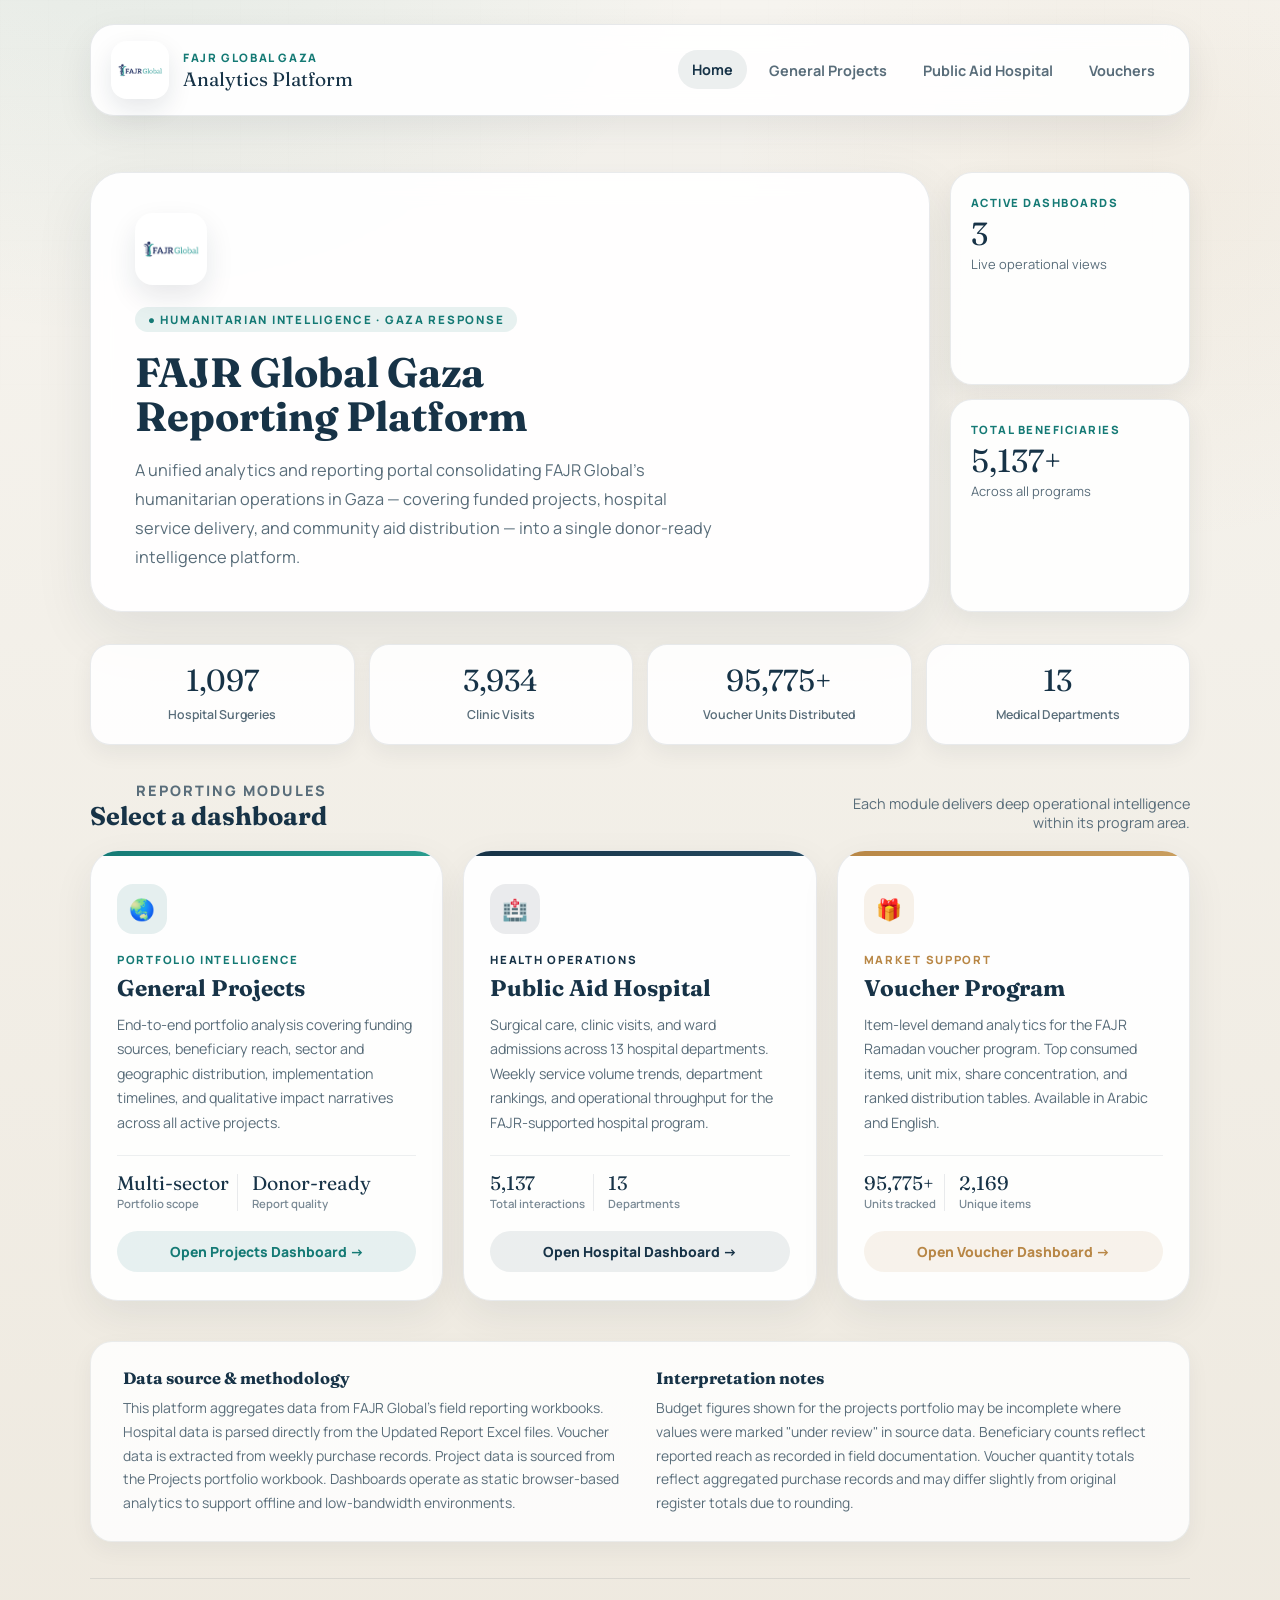
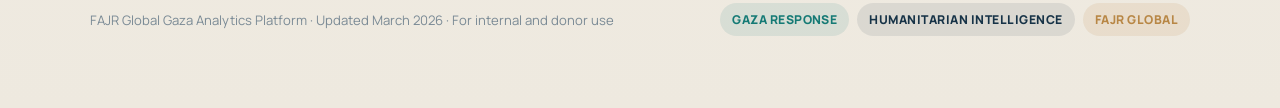
<file: index.html>
<!DOCTYPE html>
<html lang="en">
<head>
  <meta charset="UTF-8">
  <meta name="viewport" content="width=device-width, initial-scale=1.0">
  <meta name="description" content="FAJR Global Gaza Analytics and Reporting Platform — donor-ready intelligence across health, projects, and aid distribution.">
  <title>FAJR Global Gaza · Analytics Platform</title>
  <link rel="preconnect" href="https://fonts.googleapis.com">
  <link rel="preconnect" href="https://fonts.gstatic.com" crossorigin>
  <link href="https://fonts.googleapis.com/css2?family=Manrope:wght@400;500;600;700;800&family=Fraunces:opsz,wght@9..144,500;9..144,600;9..144,700&display=swap" rel="stylesheet">
  <link rel="stylesheet" href="assets/css/shared-brand.css">
  <style>
    body {
      background:
        radial-gradient(ellipse 80% 50% at 10% -10%, rgba(21,122,117,0.09) 0%, transparent 60%),
        radial-gradient(ellipse 60% 40% at 90% 10%,  rgba(184,135,70,0.07) 0%, transparent 55%),
        linear-gradient(180deg, #f6f4ef 0%, #eee9df 100%);
      min-height: 100vh;
    }
    body::before {
      content: "";
      position: fixed;
      inset: 0;
      background-image:
        linear-gradient(rgba(23,51,71,0.022) 1px, transparent 1px),
        linear-gradient(90deg, rgba(23,51,71,0.022) 1px, transparent 1px);
      background-size: 48px 48px;
      mask-image: linear-gradient(180deg, rgba(0,0,0,0.20), transparent 75%);
      pointer-events: none;
      z-index: 0;
    }
    .shell {
      position: relative;
      z-index: 1;
      width: min(1100px, calc(100vw - 32px));
      margin: 0 auto;
      padding: 28px 0 72px;
    }
    /* Hero */
    .hero {
      display: grid;
      grid-template-columns: 1fr 240px;
      gap: 20px;
      align-items: stretch;
      margin: 28px 0 32px;
    }
    .hero__main {
      background: rgba(255,255,255,0.93);
      border: 1px solid rgba(20,41,57,0.09);
      border-radius: 32px;
      padding: 40px 44px;
      box-shadow: 0 20px 60px rgba(20,41,57,0.09);
      backdrop-filter: blur(14px);
      animation: rise 700ms ease both;
    }
    .hero__logo {
      width: 72px; height: 72px;
      object-fit: contain;
      margin-bottom: 22px;
      border-radius: 18px;
      padding: 7px;
      background: #fff;
      box-shadow: 0 12px 28px rgba(20,41,57,0.10);
      display: block;
    }
    .hero__badge {
      display: inline-flex;
      align-items: center;
      gap: 8px;
      padding: 5px 13px;
      border-radius: 999px;
      background: rgba(21,122,117,0.10);
      color: var(--fajr-teal);
      font-size: 0.72rem;
      font-weight: 800;
      letter-spacing: 0.15em;
      text-transform: uppercase;
      margin-bottom: 18px;
    }
    .hero__title {
      font-family: "Fraunces", Georgia, serif;
      font-size: clamp(2rem, 3.2vw, 3.3rem);
      color: var(--fajr-navy);
      line-height: 1.08;
      margin: 0 0 18px;
    }
    .hero__lede {
      color: var(--fajr-muted);
      line-height: 1.76;
      font-size: 1.02rem;
      max-width: 580px;
      margin: 0;
    }
    .hero__side {
      display: flex;
      flex-direction: column;
      gap: 14px;
      animation: rise 700ms ease 80ms both;
    }
    .pstat {
      background: rgba(255,255,255,0.91);
      border: 1px solid rgba(20,41,57,0.09);
      border-radius: 22px;
      padding: 22px 20px;
      box-shadow: 0 10px 28px rgba(20,41,57,0.07);
      flex: 1;
    }
    .pstat__lbl {
      font-size: 0.71rem; font-weight: 800;
      text-transform: uppercase; letter-spacing: 0.13em;
      color: var(--fajr-teal); margin: 0 0 8px;
    }
    .pstat__val {
      font-family: "Fraunces", Georgia, serif;
      font-size: 2rem; color: var(--fajr-navy);
      line-height: 1; margin: 0 0 5px;
    }
    .pstat__meta { font-size: 0.81rem; color: var(--fajr-muted); margin: 0; }
    /* KPI Strip */
    .kpi-strip {
      display: grid;
      grid-template-columns: repeat(4, 1fr);
      gap: 14px;
      margin-bottom: 36px;
      animation: rise 700ms ease 120ms both;
    }
    .kpi-chip {
      background: rgba(255,255,255,0.88);
      border: 1px solid rgba(20,41,57,0.09);
      border-radius: 20px;
      padding: 20px 16px;
      box-shadow: 0 8px 22px rgba(20,41,57,0.06);
      text-align: center;
      transition: transform 180ms ease, box-shadow 180ms ease;
    }
    .kpi-chip:hover { transform: translateY(-3px); box-shadow: 0 16px 38px rgba(20,41,57,0.10); }
    .kpi-chip__num {
      font-family: "Fraunces", Georgia, serif;
      font-size: 1.9rem; color: var(--fajr-navy);
      line-height: 1; display: block; margin-bottom: 6px;
    }
    .kpi-chip__lbl { font-size: 0.77rem; color: var(--fajr-muted); font-weight: 600; }
    /* Dashboards */
    .section-intro {
      display: flex; align-items: flex-end;
      justify-content: space-between;
      margin-bottom: 18px; gap: 12px;
    }
    .section-intro__eyebrow {
      font-size: 0.72rem; font-weight: 800;
      text-transform: uppercase; letter-spacing: 0.15em;
      color: var(--fajr-teal); margin: 0 0 6px;
    }
    .section-intro h2 {
      font-family: "Fraunces", Georgia, serif;
      font-size: clamp(1.4rem, 2vw, 1.9rem);
      color: var(--fajr-navy); margin: 0;
    }
    .section-intro p {
      color: var(--fajr-muted); font-size: 0.9rem;
      margin: 0; max-width: 360px; text-align: right;
    }
    .dash-grid {
      display: grid;
      grid-template-columns: repeat(3, 1fr);
      gap: 20px;
      animation: rise 700ms ease 200ms both;
    }
    .dash-card {
      display: flex; flex-direction: column;
      background: rgba(255,255,255,0.93);
      border: 1px solid rgba(20,41,57,0.09);
      border-radius: 28px; overflow: hidden;
      box-shadow: 0 14px 40px rgba(20,41,57,0.07);
      text-decoration: none; color: inherit;
      transition: transform 200ms ease, box-shadow 200ms ease, border-color 200ms ease;
    }
    .dash-card:hover {
      transform: translateY(-5px);
      box-shadow: 0 26px 60px rgba(20,41,57,0.12);
      border-color: rgba(21,122,117,0.22);
    }
    .dash-card__bar { height: 5px; width: 100%; }
    .dash-card--teal .dash-card__bar   { background: linear-gradient(90deg, #157a75, #2a9d8f); }
    .dash-card--navy .dash-card__bar   { background: linear-gradient(90deg, #173347, #254a61); }
    .dash-card--gold .dash-card__bar   { background: linear-gradient(90deg, #b88746, #c99e5f); }
    .dash-card__body { padding: 28px 26px; flex: 1; display: flex; flex-direction: column; }
    .dash-card__icon {
      width: 50px; height: 50px;
      border-radius: 16px;
      display: grid; place-items: center;
      font-size: 1.3rem; margin-bottom: 18px;
    }
    .dash-card--teal .dash-card__icon { background: rgba(21,122,117,0.11); color: #157a75; }
    .dash-card--navy .dash-card__icon { background: rgba(23,51,71,0.09);   color: #173347; }
    .dash-card--gold .dash-card__icon { background: rgba(184,135,70,0.11); color: #b88746; }
    .dash-card__eyebrow {
      font-size: 0.71rem; font-weight: 800;
      text-transform: uppercase; letter-spacing: 0.15em;
      margin: 0 0 8px;
    }
    .dash-card--teal .dash-card__eyebrow { color: #157a75; }
    .dash-card--navy .dash-card__eyebrow { color: #173347; }
    .dash-card--gold .dash-card__eyebrow { color: #b88746; }
    .dash-card__title {
      font-family: "Fraunces", Georgia, serif;
      font-size: 1.42rem; color: var(--fajr-navy);
      line-height: 1.15; margin: 0 0 12px;
    }
    .dash-card__desc {
      color: var(--fajr-muted); font-size: 0.89rem;
      line-height: 1.72; margin: 0; flex: 1;
    }
    .dash-card__metrics {
      display: flex; flex-wrap: wrap; gap: 8px;
      margin-top: 20px; padding-top: 18px;
      border-top: 1px solid rgba(20,41,57,0.07);
    }
    .dm { display: flex; flex-direction: column; gap: 2px; }
    .dm__val { font-family: "Fraunces", Georgia, serif; font-size: 1.22rem; color: var(--fajr-navy); line-height: 1; }
    .dm__lbl { font-size: 0.71rem; color: var(--fajr-muted-soft); font-weight: 600; }
    .dm + .dm { padding-left: 14px; border-left: 1px solid rgba(20,41,57,0.09); }
    .dash-card__cta {
      margin-top: 20px; padding: 11px 18px;
      border-radius: 999px; font-size: 0.87rem;
      font-weight: 800; text-align: center;
      transition: opacity 180ms ease;
    }
    .dash-card--teal .dash-card__cta { background: rgba(21,122,117,0.10); color: #157a75; }
    .dash-card--navy .dash-card__cta { background: rgba(23,51,71,0.08);   color: #173347; }
    .dash-card--gold .dash-card__cta { background: rgba(184,135,70,0.10); color: #b88746; }
    .dash-card:hover .dash-card__cta { opacity: 0.72; }
    /* Platform note */
    .platform-note {
      margin-top: 40px;
      padding: 26px 32px;
      background: rgba(255,255,255,0.82);
      border: 1px solid rgba(20,41,57,0.08);
      border-radius: 22px;
      box-shadow: 0 8px 22px rgba(20,41,57,0.05);
      display: grid;
      grid-template-columns: 1fr 1fr;
      gap: 32px;
      animation: rise 700ms ease 300ms both;
    }
    .pn__title {
      font-family: "Fraunces", Georgia, serif;
      font-size: 1.03rem; color: var(--fajr-navy); margin: 0 0 8px;
    }
    .pn__text { color: var(--fajr-muted); font-size: 0.87rem; line-height: 1.72; margin: 0; }
    /* Footer */
    .pfooter {
      margin-top: 36px; padding-top: 24px;
      border-top: 1px solid rgba(20,41,57,0.09);
      display: flex; align-items: center;
      justify-content: space-between;
      gap: 16px; flex-wrap: wrap;
    }
    .pfooter p { color: var(--fajr-muted-soft); font-size: 0.82rem; margin: 0; }
    .pfooter__tags { display: flex; gap: 8px; flex-wrap: wrap; }
    @keyframes rise {
      from { opacity: 0; transform: translateY(18px); }
      to   { opacity: 1; transform: translateY(0); }
    }
    @media (max-width: 1020px) {
      .hero { grid-template-columns: 1fr; }
      .hero__side { flex-direction: row; }
    }
    @media (max-width: 860px) {
      .dash-grid { grid-template-columns: 1fr; }
      .kpi-strip { grid-template-columns: repeat(2, 1fr); }
      .platform-note { grid-template-columns: 1fr; gap: 20px; }
      .section-intro { flex-direction: column; align-items: flex-start; }
      .section-intro p { text-align: left; }
    }
    @media (max-width: 560px) {
      .hero__main { padding: 26px 20px; }
      .hero__side { flex-direction: column; }
    }
  </style>
</head>
<body>

  <div class="fajr-brandbar">
    <a class="fajr-brandbar__brand" href="index.html">
      <img src="assets/images/logo-navy.png"
           alt="FAJR Global logo" class="fajr-brandbar__logo">
      <div>
        <p class="fajr-brandbar__eyebrow">FAJR Global Gaza</p>
        <p class="fajr-brandbar__title">Analytics Platform</p>
      </div>
    </a>
    <nav class="fajr-brandbar__nav" aria-label="Dashboard navigation">
      <a href="index.html" class="is-active">Home</a>
      <a href="pages/general-projects.html">General Projects</a>
      <a href="pages/public-aid-hospital.html">Public Aid Hospital</a>
      <a href="pages/vouchers.html">Vouchers</a>
    </nav>
  </div>

  <main class="shell">

    <section class="hero">
      <div class="hero__main">
        <img src="assets/images/logo-navy.png"
             alt="FAJR Global" class="hero__logo">
        <span class="hero__badge">&#9679; Humanitarian Intelligence &middot; Gaza Response</span>
        <h1 class="hero__title">FAJR Global Gaza<br>Reporting Platform</h1>
        <p class="hero__lede">
          A unified analytics and reporting portal consolidating FAJR Global's humanitarian
          operations in Gaza — covering funded projects, hospital service delivery, and community
          aid distribution — into a single donor-ready intelligence platform.
        </p>
      </div>
      <div class="hero__side">
        <div class="pstat">
          <p class="pstat__lbl">Active Dashboards</p>
          <p class="pstat__val">3</p>
          <p class="pstat__meta">Live operational views</p>
        </div>
        <div class="pstat">
          <p class="pstat__lbl">Total Beneficiaries</p>
          <p class="pstat__val">5,137+</p>
          <p class="pstat__meta">Across all programs</p>
        </div>
      </div>
    </section>

    <div class="kpi-strip" role="region" aria-label="Platform headline figures">
      <div class="kpi-chip">
        <span class="kpi-chip__num">1,097</span>
        <span class="kpi-chip__lbl">Hospital Surgeries</span>
      </div>
      <div class="kpi-chip">
        <span class="kpi-chip__num">3,934</span>
        <span class="kpi-chip__lbl">Clinic Visits</span>
      </div>
      <div class="kpi-chip">
        <span class="kpi-chip__num">95,775+</span>
        <span class="kpi-chip__lbl">Voucher Units Distributed</span>
      </div>
      <div class="kpi-chip">
        <span class="kpi-chip__num">13</span>
        <span class="kpi-chip__lbl">Medical Departments</span>
      </div>
    </div>

    <section aria-labelledby="dash-heading">
      <div class="section-intro">
        <div>
          <p class="section-intro__eyebrow">Reporting Modules</p>
          <h2 id="dash-heading">Select a dashboard</h2>
        </div>
        <p>Each module delivers deep operational intelligence within its program area.</p>
      </div>

      <div class="dash-grid">
        <a class="dash-card dash-card--teal" href="pages/general-projects.html">
          <div class="dash-card__bar"></div>
          <div class="dash-card__body">
            <div class="dash-card__icon">&#127759;</div>
            <p class="dash-card__eyebrow">Portfolio Intelligence</p>
            <h2 class="dash-card__title">General Projects</h2>
            <p class="dash-card__desc">
              End-to-end portfolio analysis covering funding sources, beneficiary reach,
              sector and geographic distribution, implementation timelines, and qualitative
              impact narratives across all active projects.
            </p>
            <div class="dash-card__metrics">
              <div class="dm"><span class="dm__val">Multi-sector</span><span class="dm__lbl">Portfolio scope</span></div>
              <div class="dm"><span class="dm__val">Donor-ready</span><span class="dm__lbl">Report quality</span></div>
            </div>
            <div class="dash-card__cta">Open Projects Dashboard &rarr;</div>
          </div>
        </a>

        <a class="dash-card dash-card--navy" href="pages/public-aid-hospital.html">
          <div class="dash-card__bar"></div>
          <div class="dash-card__body">
            <div class="dash-card__icon">&#127973;</div>
            <p class="dash-card__eyebrow">Health Operations</p>
            <h2 class="dash-card__title">Public Aid Hospital</h2>
            <p class="dash-card__desc">
              Surgical care, clinic visits, and ward admissions across 13 hospital departments.
              Weekly service volume trends, department rankings, and operational throughput
              for the FAJR-supported hospital program.
            </p>
            <div class="dash-card__metrics">
              <div class="dm"><span class="dm__val">5,137</span><span class="dm__lbl">Total interactions</span></div>
              <div class="dm"><span class="dm__val">13</span><span class="dm__lbl">Departments</span></div>
            </div>
            <div class="dash-card__cta">Open Hospital Dashboard &rarr;</div>
          </div>
        </a>

        <a class="dash-card dash-card--gold" href="pages/vouchers.html">
          <div class="dash-card__bar"></div>
          <div class="dash-card__body">
            <div class="dash-card__icon">&#127873;</div>
            <p class="dash-card__eyebrow">Market Support</p>
            <h2 class="dash-card__title">Voucher Program</h2>
            <p class="dash-card__desc">
              Item-level demand analytics for the FAJR Ramadan voucher program.
              Top consumed items, unit mix, share concentration, and ranked distribution
              tables. Available in Arabic and English.
            </p>
            <div class="dash-card__metrics">
              <div class="dm"><span class="dm__val">95,775+</span><span class="dm__lbl">Units tracked</span></div>
              <div class="dm"><span class="dm__val">2,169</span><span class="dm__lbl">Unique items</span></div>
            </div>
            <div class="dash-card__cta">Open Voucher Dashboard &rarr;</div>
          </div>
        </a>
      </div>
    </section>

    <div class="platform-note" role="complementary" aria-label="Data methodology">
      <div>
        <h3 class="pn__title">Data source &amp; methodology</h3>
        <p class="pn__text">
          This platform aggregates data from FAJR Global's field reporting workbooks. Hospital data
          is parsed directly from the Updated Report Excel files. Voucher data is extracted from
          weekly purchase records. Project data is sourced from the Projects portfolio workbook.
          Dashboards operate as static browser-based analytics to support offline and
          low-bandwidth environments.
        </p>
      </div>
      <div>
        <h3 class="pn__title">Interpretation notes</h3>
        <p class="pn__text">
          Budget figures shown for the projects portfolio may be incomplete where values were marked
          "under review" in source data. Beneficiary counts reflect reported reach as recorded in
          field documentation. Voucher quantity totals reflect aggregated purchase records and may
          differ slightly from original register totals due to rounding.
        </p>
      </div>
    </div>

    <footer class="pfooter">
      <p>FAJR Global Gaza Analytics Platform &middot; Updated March 2026 &middot; For internal and donor use</p>
      <div class="pfooter__tags">
        <span class="fajr-tag">Gaza Response</span>
        <span class="fajr-tag fajr-tag--navy">Humanitarian Intelligence</span>
        <span class="fajr-tag fajr-tag--gold">FAJR Global</span>
      </div>
    </footer>

  </main>
</body>
</html>
</file>
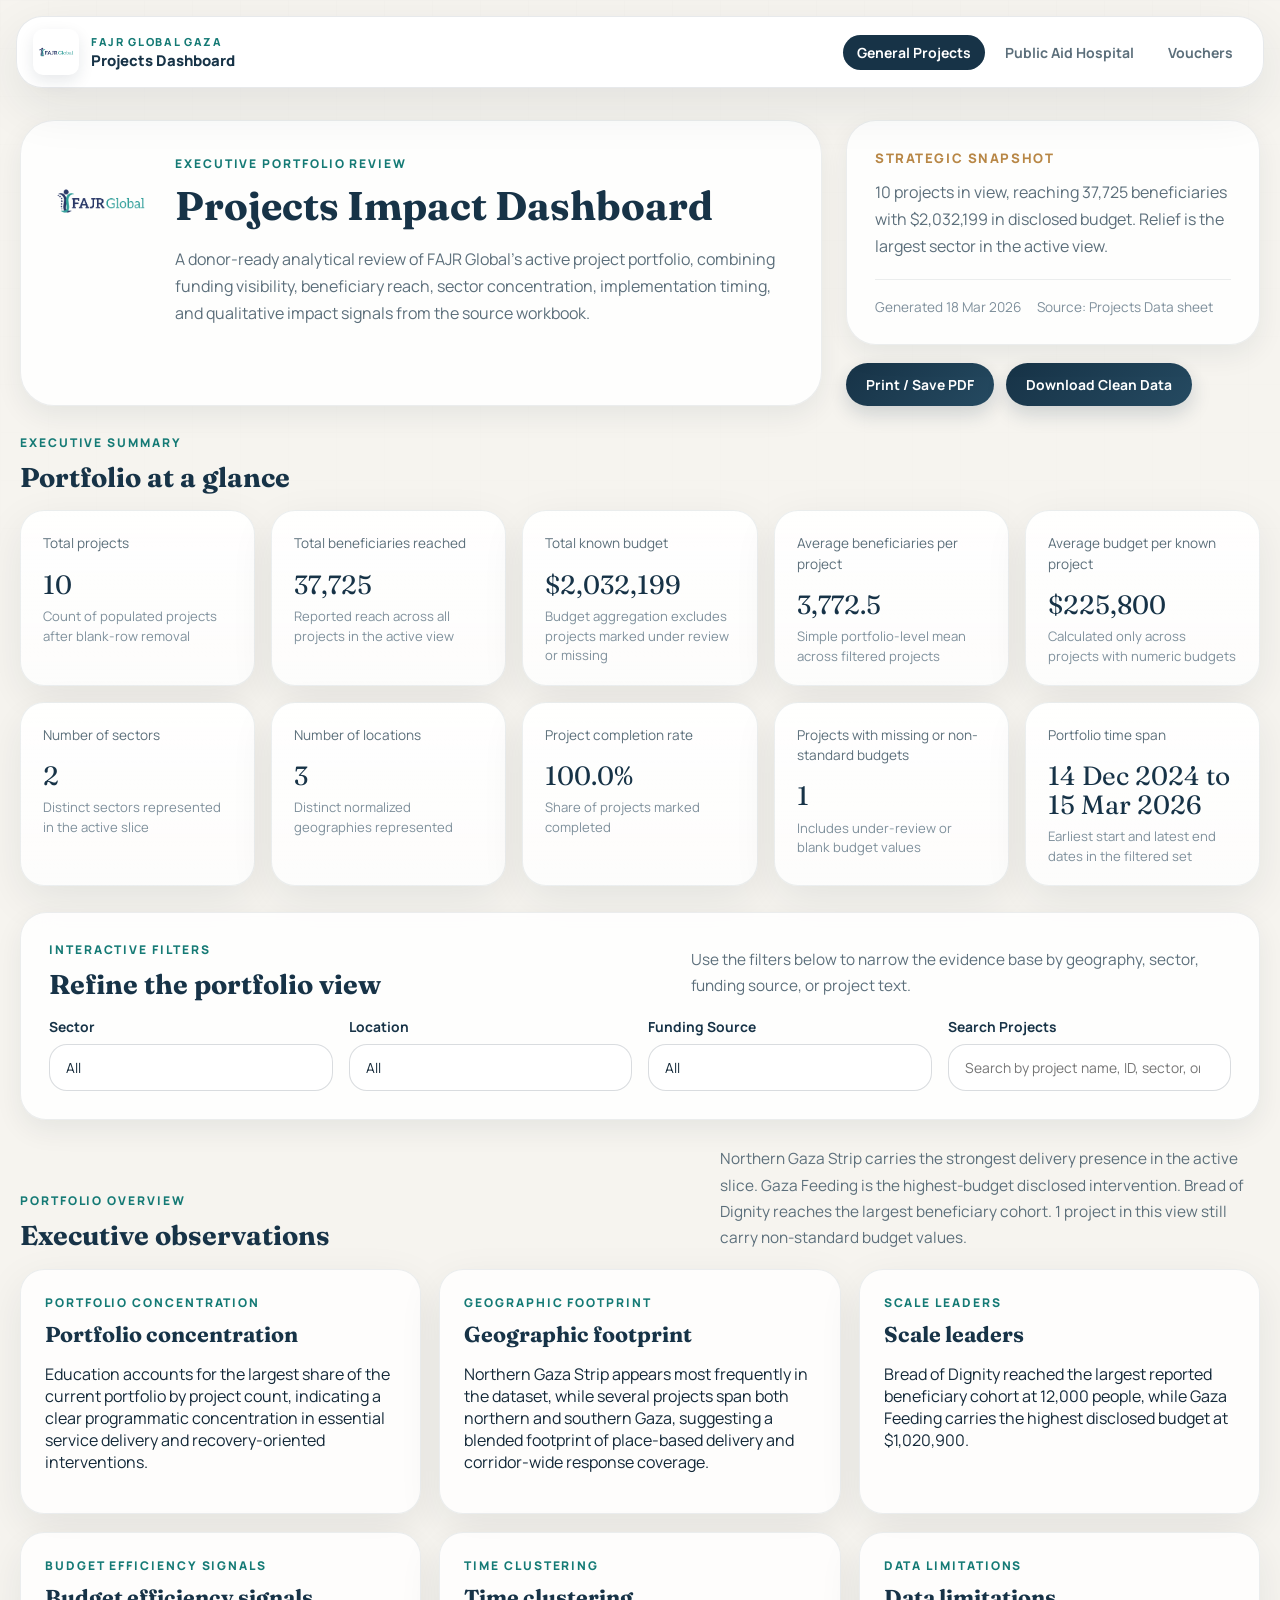
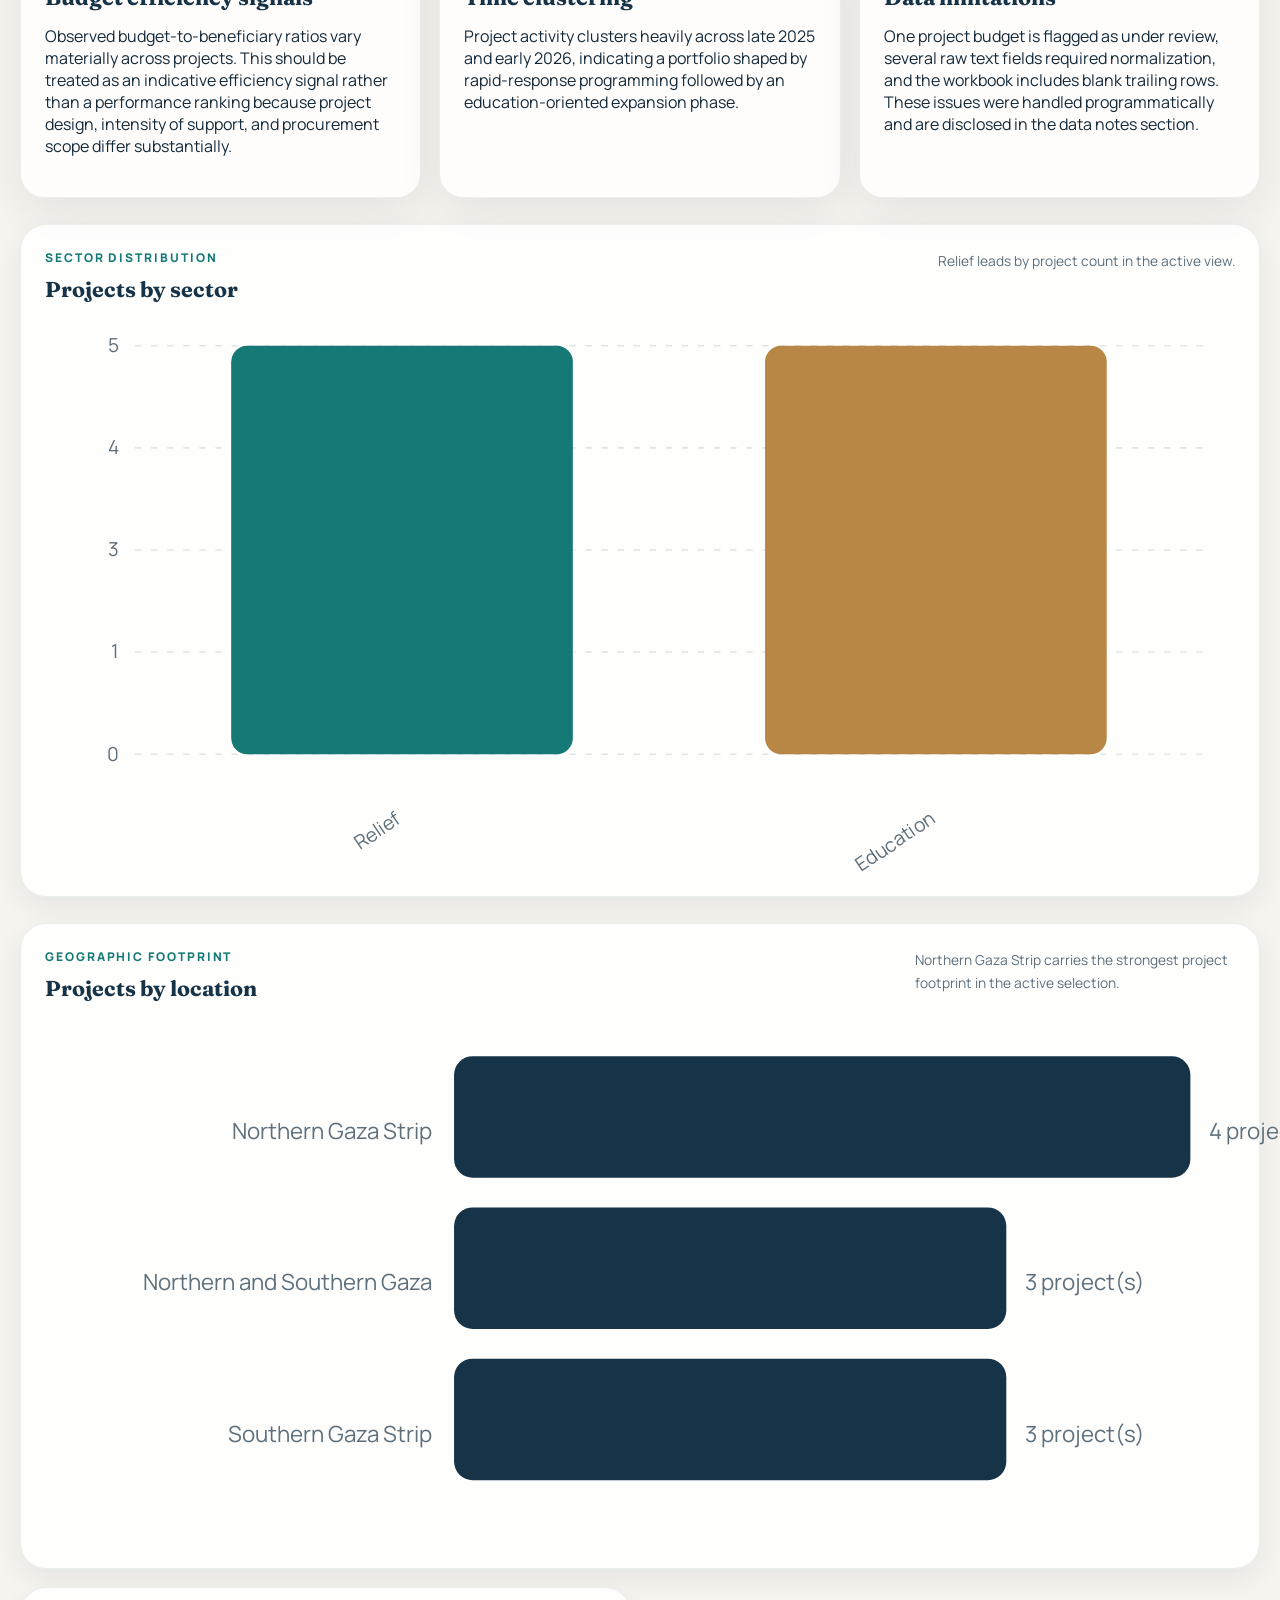
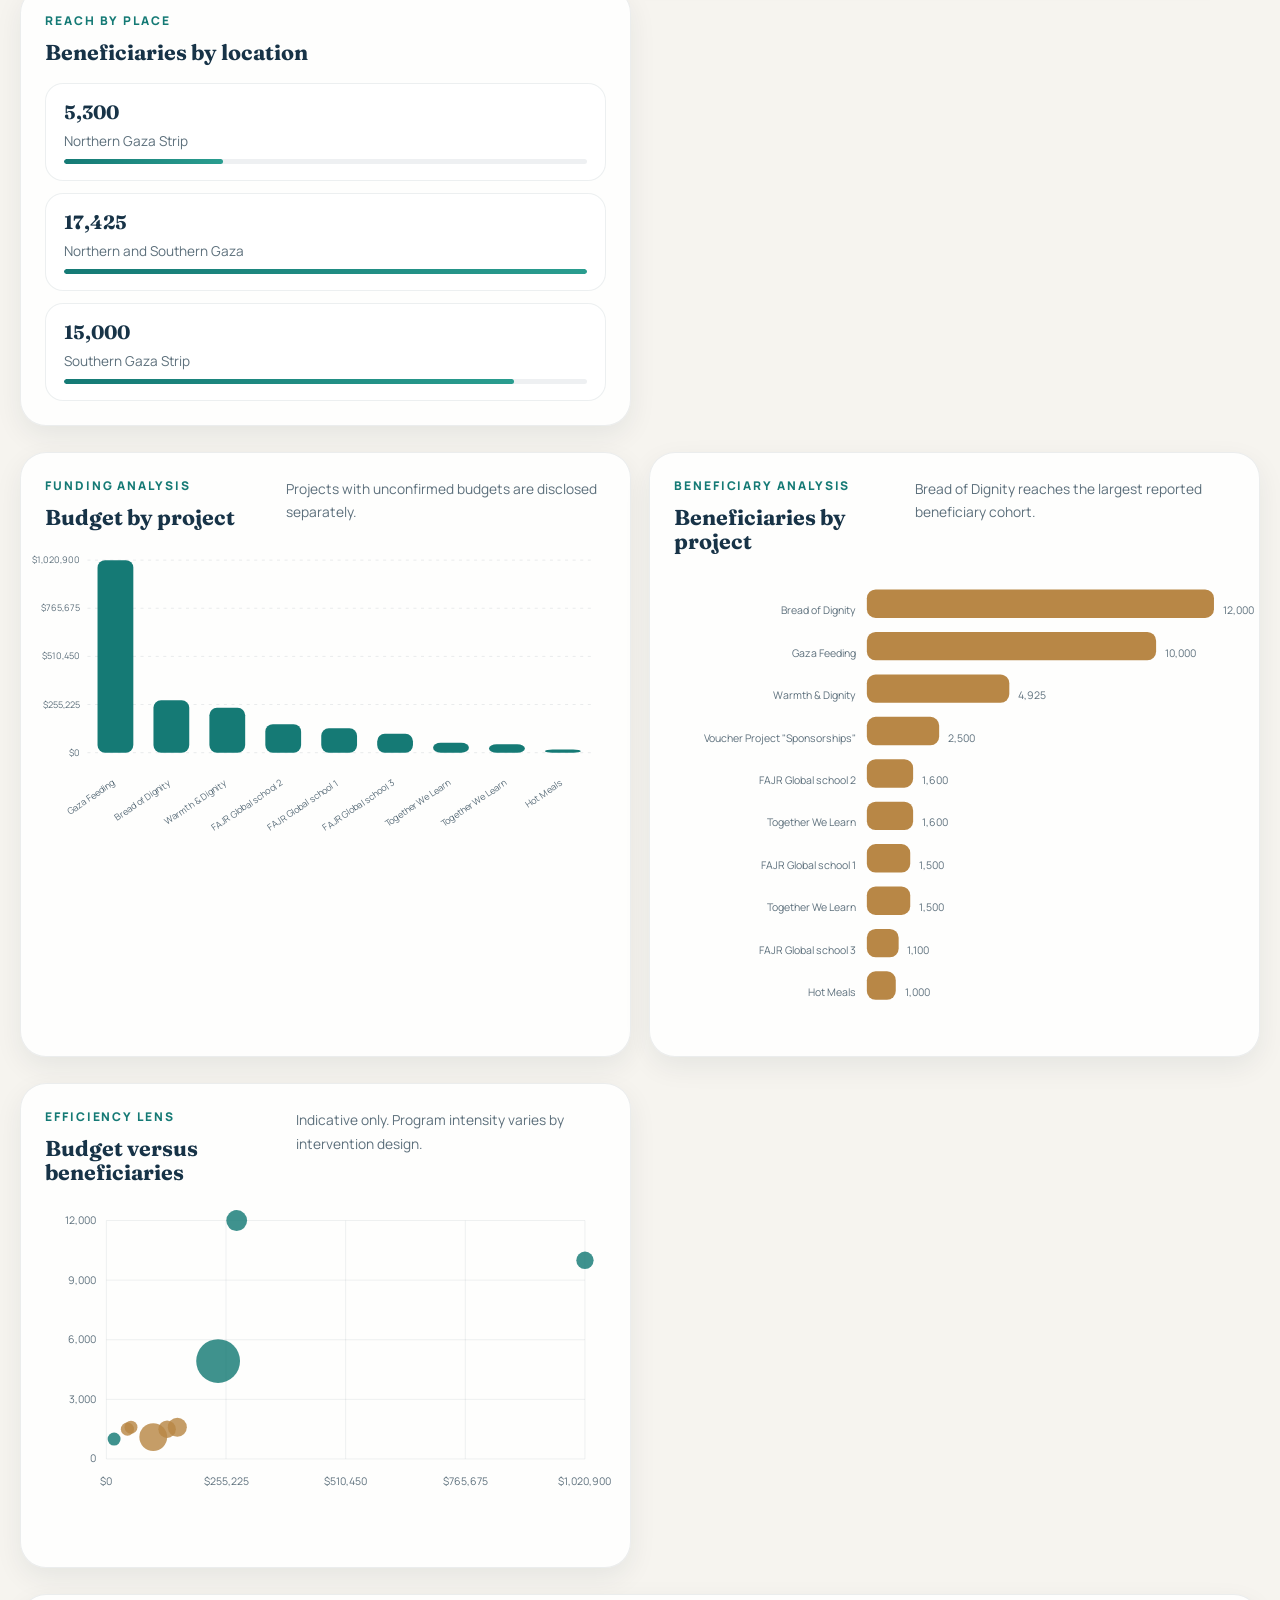
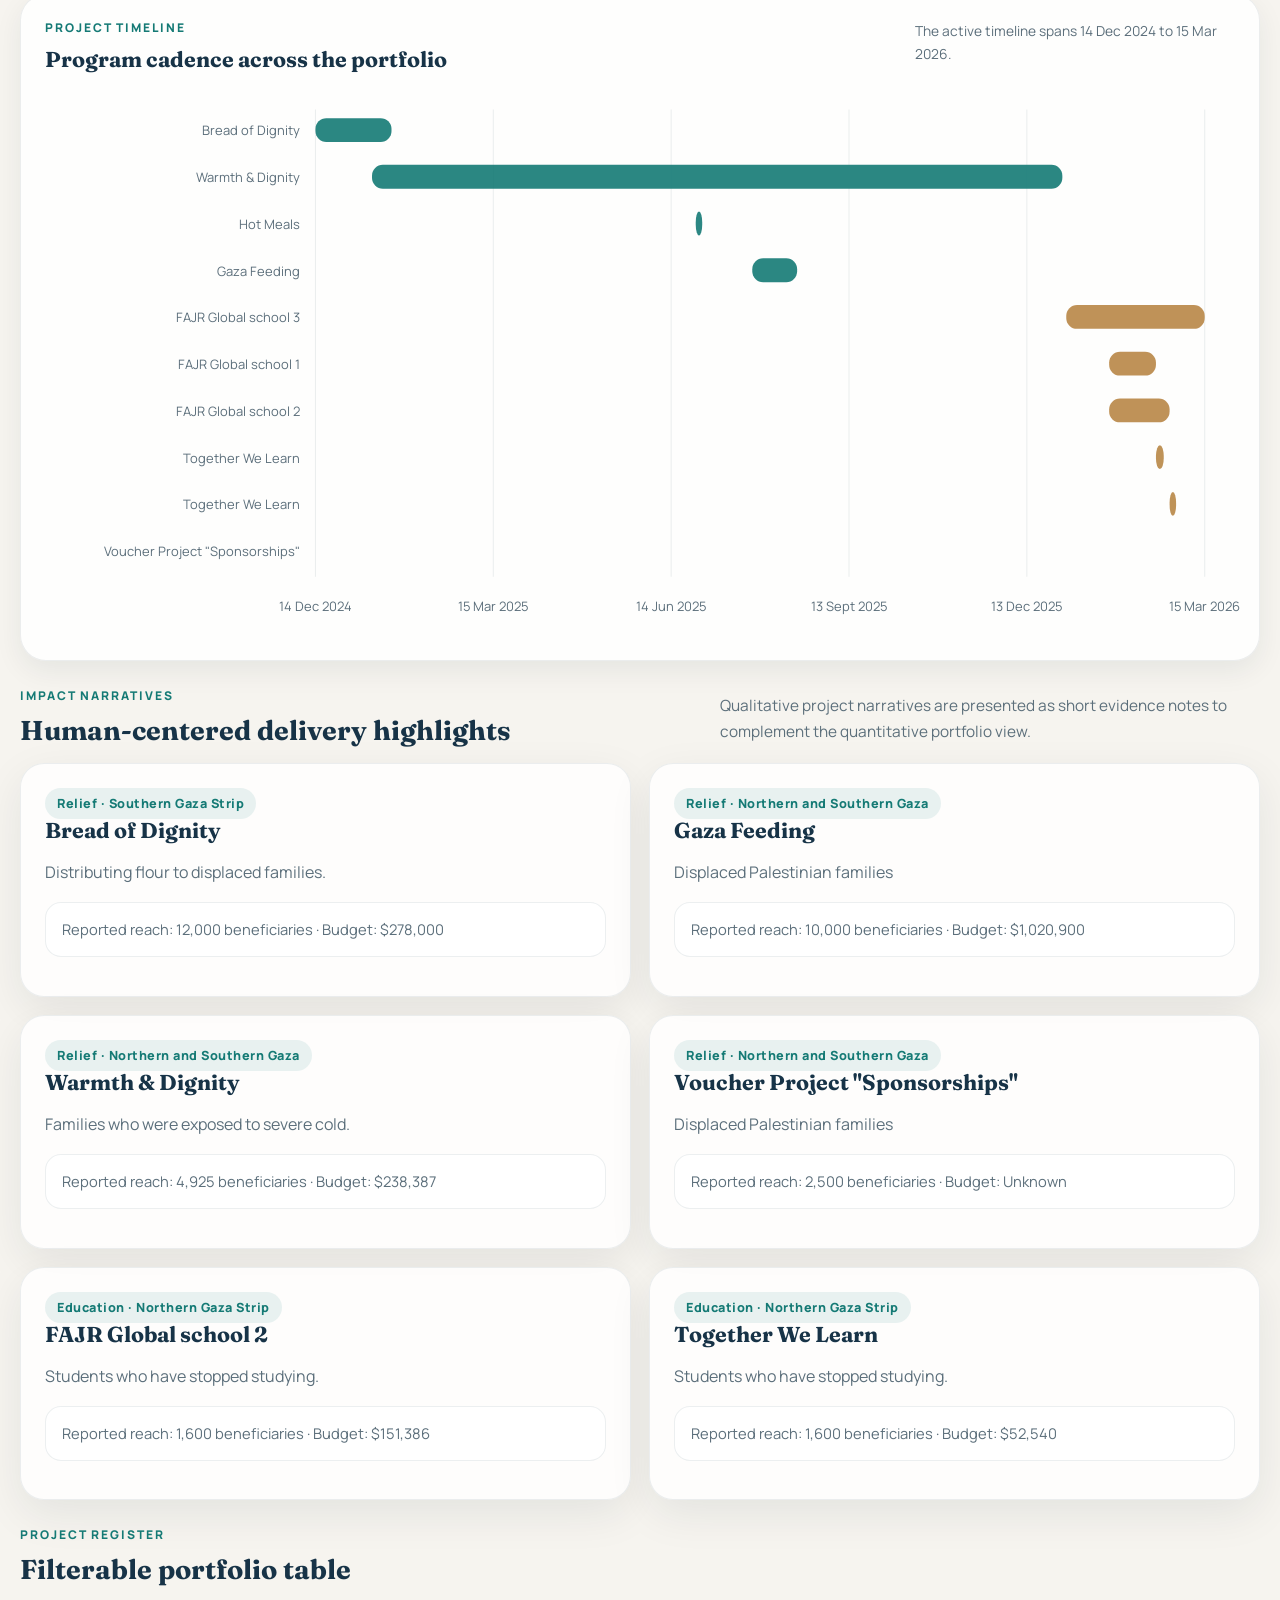
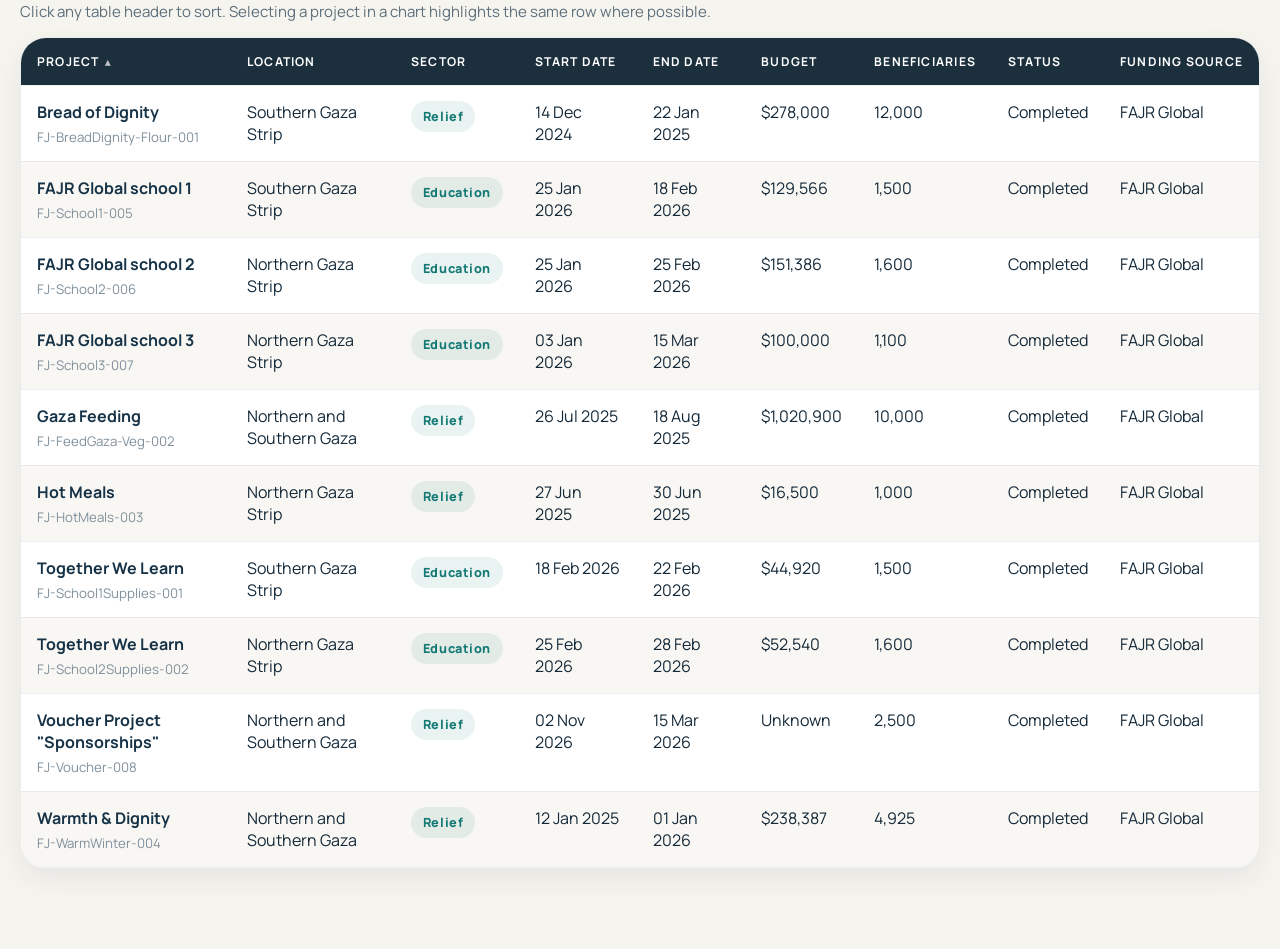
<file: legacy/general-projects/index.html>
<!DOCTYPE html>
<html lang="en">
<head>
  <meta charset="UTF-8">
  <meta name="viewport" content="width=device-width, initial-scale=1.0">
  <meta name="description" content="FAJR Global executive portfolio dashboard for projects, funding, reach, and delivery analysis.">
  <title>FAJR Global | Projects Impact Dashboard</title>
  <link rel="preconnect" href="https://fonts.googleapis.com">
  <link rel="preconnect" href="https://fonts.gstatic.com" crossorigin>
  <link href="https://fonts.googleapis.com/css2?family=Manrope:wght@400;500;600;700;800&family=Fraunces:opsz,wght@9..144,600;9..144,700&display=swap" rel="stylesheet">
  <link rel="stylesheet" href="styles.css">
  <link rel="stylesheet" href="../../shared-brand.css">
</head>
<body>
  <div class="fajr-brandbar">
    <a class="fajr-brandbar__brand" href="../../index.html">
      <img src="FAJR_Global_Logo_WO_Tagline_Navy.png" alt="FAJR Global logo" class="fajr-brandbar__logo">
      <div>
        <p class="fajr-brandbar__eyebrow">FAJR Global Gaza</p>
        <p class="fajr-brandbar__title">Projects Dashboard</p>
      </div>
    </a>
    <nav class="fajr-brandbar__nav" aria-label="Dashboard navigation">
      <a href="index.html" class="is-active">General Projects</a>
      <a href="../public-aid-hospital/dashboard.html">Public Aid Hospital</a>
      <a href="../vouchers/fajr-dashboard.html">Vouchers</a>
    </nav>
  </div>
  <div class="page-shell">
    <header class="hero">
      <div class="hero__brand">
        <img src="FAJR_Global_Logo_WO_Tagline_Navy.png" alt="FAJR Global logo" class="hero__logo">
        <div>
          <p class="eyebrow">Executive Portfolio Review</p>
          <h1>Projects Impact Dashboard</h1>
          <p class="hero__lede">
            A donor-ready analytical review of FAJR Global’s active project portfolio, combining funding visibility,
            beneficiary reach, sector concentration, implementation timing, and qualitative impact signals from the source workbook.
          </p>
        </div>
      </div>
      <div class="hero__side">
        <div class="summary-panel">
          <p class="summary-panel__label">Strategic snapshot</p>
          <p class="summary-panel__text" id="hero-summary"></p>
          <div class="summary-panel__meta">
            <span id="generated-at"></span>
            <span>Source: Projects Data sheet</span>
          </div>
        </div>
        <div class="hero__actions">
          <button class="button button--ghost" id="print-button" type="button">Print / Save PDF</button>
          <button class="button" id="download-data" type="button">Download Clean Data</button>
        </div>
      </div>
    </header>

    <main>
      <section class="section">
        <div class="section-heading">
          <div>
            <p class="eyebrow">Executive Summary</p>
            <h2>Portfolio at a glance</h2>
          </div>
        </div>
        <div class="kpi-grid" id="kpi-grid"></div>
      </section>

      <section class="section controls-panel">
        <div class="section-heading">
          <div>
            <p class="eyebrow">Interactive Filters</p>
            <h2>Refine the portfolio view</h2>
          </div>
          <p class="section-heading__text">
            Use the filters below to narrow the evidence base by geography, sector, funding source, or project text.
          </p>
        </div>
        <div class="filters">
          <label class="field">
            <span>Sector</span>
            <select id="sector-filter"></select>
          </label>
          <label class="field">
            <span>Location</span>
            <select id="location-filter"></select>
          </label>
          <label class="field">
            <span>Funding Source</span>
            <select id="funding-filter"></select>
          </label>
          <label class="field field--search">
            <span>Search Projects</span>
            <input id="search-filter" type="search" placeholder="Search by project name, ID, sector, or location">
          </label>
        </div>
      </section>

      <section class="section section--insights">
        <div class="section-heading">
          <div>
            <p class="eyebrow">Portfolio Overview</p>
            <h2>Executive observations</h2>
          </div>
          <p class="section-heading__text" id="analysis-overview"></p>
        </div>
        <div class="insight-grid" id="insight-grid"></div>
      </section>

      <section class="section chart-layout">
        <div class="panel panel--wide">
          <div class="panel__header">
            <div>
              <p class="eyebrow">Sector Distribution</p>
              <h3>Projects by sector</h3>
            </div>
            <p class="panel__annotation" id="sector-annotation"></p>
          </div>
          <div id="sector-chart" class="chart"></div>
        </div>
      </section>

      <section class="section chart-layout">
        <div class="panel panel--wide">
          <div class="panel__header">
            <div>
              <p class="eyebrow">Geographic Footprint</p>
              <h3>Projects by location</h3>
            </div>
            <p class="panel__annotation" id="location-annotation"></p>
          </div>
          <div id="location-chart" class="chart"></div>
        </div>
        <div class="panel">
          <div class="panel__header">
            <div>
              <p class="eyebrow">Reach by place</p>
              <h3>Beneficiaries by location</h3>
            </div>
          </div>
          <div id="location-beneficiaries" class="metric-stack"></div>
        </div>
      </section>

      <section class="section chart-layout">
        <div class="panel">
          <div class="panel__header">
            <div>
              <p class="eyebrow">Funding Analysis</p>
              <h3>Budget by project</h3>
            </div>
            <p class="panel__annotation">Projects with unconfirmed budgets are disclosed separately.</p>
          </div>
          <div id="budget-chart" class="chart"></div>
        </div>
        <div class="panel">
          <div class="panel__header">
            <div>
              <p class="eyebrow">Beneficiary Analysis</p>
              <h3>Beneficiaries by project</h3>
            </div>
            <p class="panel__annotation" id="beneficiary-annotation"></p>
          </div>
          <div id="beneficiaries-chart" class="chart"></div>
        </div>
      </section>

      <section class="section chart-layout">
        <div class="panel">
          <div class="panel__header">
            <div>
              <p class="eyebrow">Efficiency Lens</p>
              <h3>Budget versus beneficiaries</h3>
            </div>
            <p class="panel__annotation">Indicative only. Program intensity varies by intervention design.</p>
          </div>
          <div id="scatter-chart" class="chart"></div>
        </div>
      </section>

      <section class="section">
        <div class="panel panel--wide">
          <div class="panel__header">
            <div>
              <p class="eyebrow">Project Timeline</p>
              <h3>Program cadence across the portfolio</h3>
            </div>
            <p class="panel__annotation" id="timeline-annotation"></p>
          </div>
          <div id="timeline-chart" class="chart chart--timeline"></div>
        </div>
      </section>

      <section class="section">
        <div class="section-heading">
          <div>
            <p class="eyebrow">Impact Narratives</p>
            <h2>Human-centered delivery highlights</h2>
          </div>
          <p class="section-heading__text">
            Qualitative project narratives are presented as short evidence notes to complement the quantitative portfolio view.
          </p>
        </div>
        <div class="story-grid" id="story-grid"></div>
      </section>

      <section class="section section--compact">
        <div class="section-heading">
          <div>
            <p class="eyebrow">Project Register</p>
            <h2>Filterable portfolio table</h2>
          </div>
          <p class="section-heading__text">
            Click any table header to sort. Selecting a project in a chart highlights the same row where possible.
          </p>
        </div>
        <div class="table-shell">
          <table class="project-table">
            <thead id="table-head"></thead>
            <tbody id="table-body"></tbody>
          </table>
        </div>
      </section>

    </main>
  </div>

  <div class="tooltip" id="tooltip" role="status" aria-live="polite"></div>

  <script src="data/portfolio-data.js"></script>
  <script src="app.js"></script>
</body>
</html>
</file>
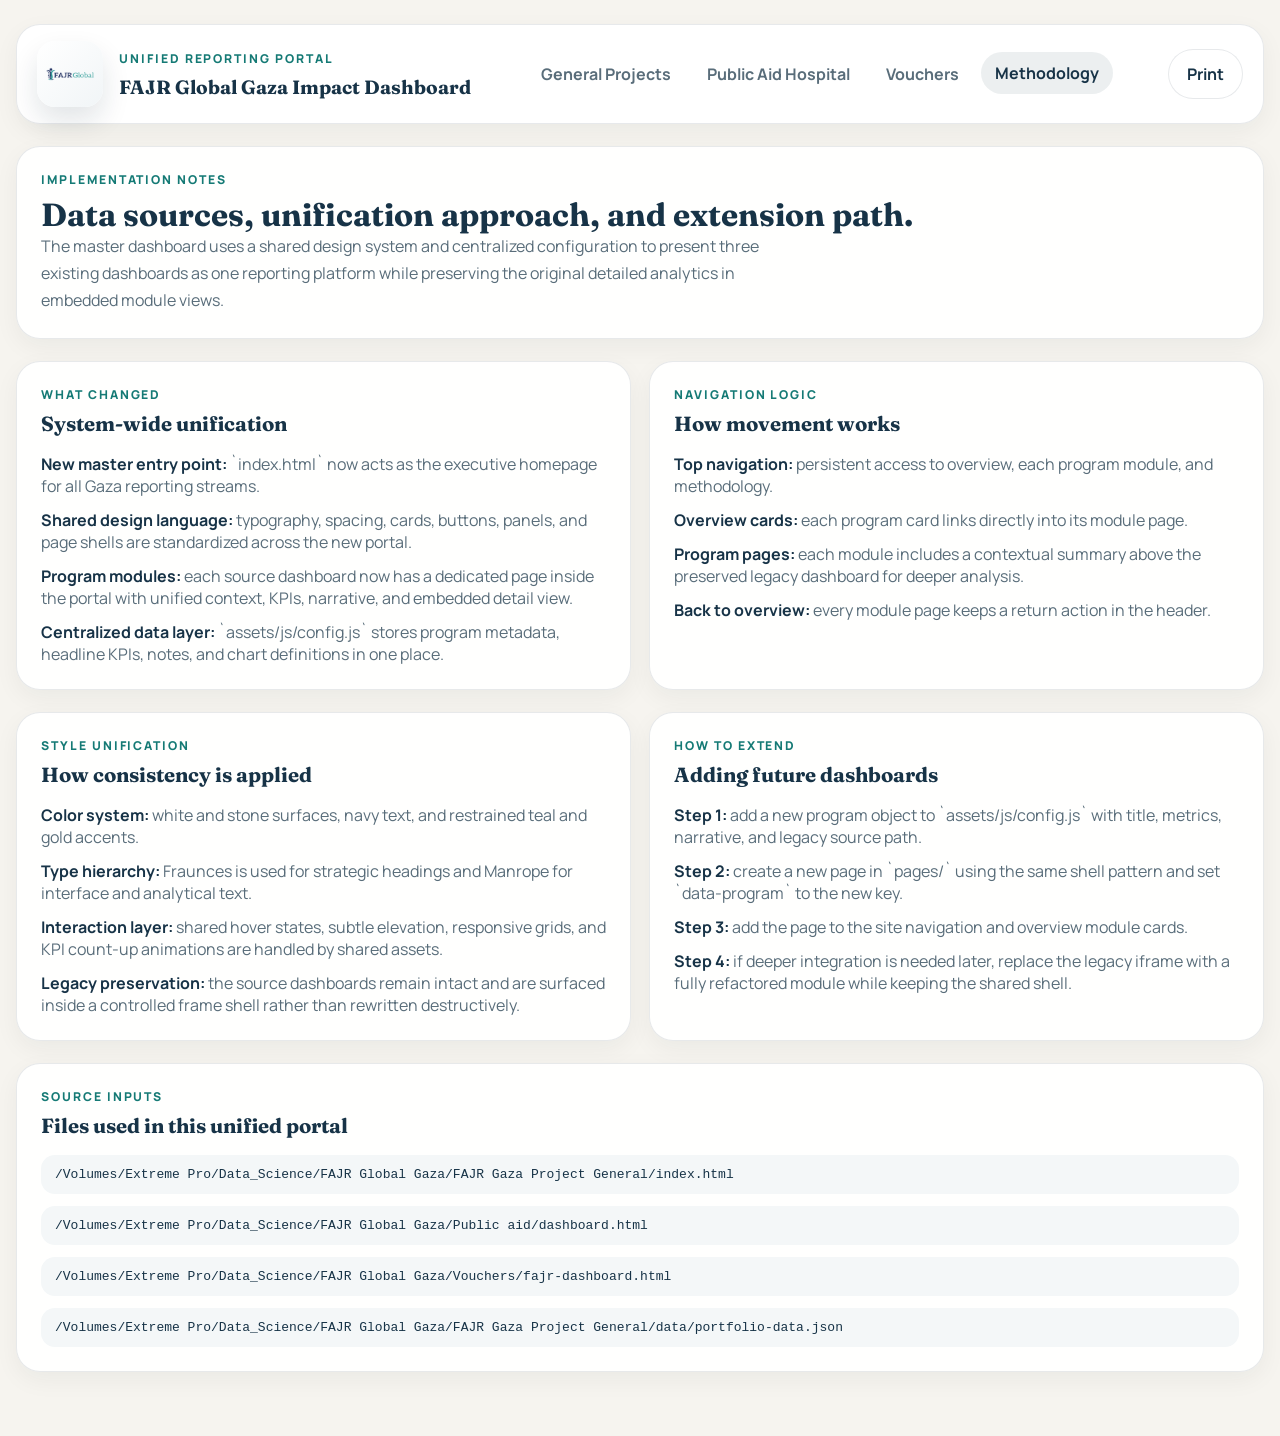
<file: pages/methodology.html>
<!DOCTYPE html>
<html lang="en">
<head>
  <meta charset="UTF-8">
  <meta name="viewport" content="width=device-width, initial-scale=1.0">
  <meta name="description" content="Methodology and implementation notes for the FAJR Global Gaza unified dashboard.">
  <title>Data & Methodology | FAJR Global Gaza Impact Dashboard</title>
  <link rel="preconnect" href="https://fonts.googleapis.com">
  <link rel="preconnect" href="https://fonts.gstatic.com" crossorigin>
  <link href="https://fonts.googleapis.com/css2?family=Manrope:wght@400;500;600;700;800&family=Fraunces:opsz,wght@9..144,600;9..144,700&display=swap" rel="stylesheet">
  <link rel="stylesheet" href="../assets/css/main.css">
  <link rel="stylesheet" href="../assets/css/components.css">
  <link rel="stylesheet" href="../assets/css/pages.css">
</head>
<body data-page="methodology">
  <div class="site-shell">
    <header class="site-header">
      <a class="brand" href="../index.html">
        <img src="../assets/images/logo-navy.png" alt="FAJR Global logo" class="brand__logo">
        <div>
          <p class="eyebrow">Unified Reporting Portal</p>
          <h1 class="brand__title">FAJR Global Gaza Impact Dashboard</h1>
        </div>
      </a>
      <nav class="site-nav" aria-label="Primary">
        <a href="../index.html" data-nav="general">General Projects</a>
        <a href="public-aid-hospital.html" data-nav="hospital">Public Aid Hospital</a>
        <a href="vouchers.html" data-nav="vouchers">Vouchers</a>
        <a href="methodology.html" data-nav="methodology">Methodology</a>
      </nav>
      <div class="header-actions">
        <button type="button" class="button button--ghost" data-action="print">Print</button>
      </div>
    </header>

    <main class="page">
      <section class="hero-panel hero-panel--compact">
        <div class="hero-copy">
          <p class="eyebrow">Implementation Notes</p>
          <h2>Data sources, unification approach, and extension path.</h2>
          <p class="hero-text">
            The master dashboard uses a shared design system and centralized configuration to present three existing dashboards
            as one reporting platform while preserving the original detailed analytics in embedded module views.
          </p>
        </div>
      </section>

      <section class="section two-column">
        <article class="panel">
          <div class="panel__header">
            <div>
              <p class="eyebrow">What Changed</p>
              <h3>System-wide unification</h3>
            </div>
          </div>
          <div class="rich-list">
            <div><strong>New master entry point:</strong> `index.html` now acts as the executive homepage for all Gaza reporting streams.</div>
            <div><strong>Shared design language:</strong> typography, spacing, cards, buttons, panels, and page shells are standardized across the new portal.</div>
            <div><strong>Program modules:</strong> each source dashboard now has a dedicated page inside the portal with unified context, KPIs, narrative, and embedded detail view.</div>
            <div><strong>Centralized data layer:</strong> `assets/js/config.js` stores program metadata, headline KPIs, notes, and chart definitions in one place.</div>
          </div>
        </article>
        <article class="panel">
          <div class="panel__header">
            <div>
              <p class="eyebrow">Navigation Logic</p>
              <h3>How movement works</h3>
            </div>
          </div>
          <div class="rich-list">
            <div><strong>Top navigation:</strong> persistent access to overview, each program module, and methodology.</div>
            <div><strong>Overview cards:</strong> each program card links directly into its module page.</div>
            <div><strong>Program pages:</strong> each module includes a contextual summary above the preserved legacy dashboard for deeper analysis.</div>
            <div><strong>Back to overview:</strong> every module page keeps a return action in the header.</div>
          </div>
        </article>
      </section>

      <section class="section two-column">
        <article class="panel">
          <div class="panel__header">
            <div>
              <p class="eyebrow">Style Unification</p>
              <h3>How consistency is applied</h3>
            </div>
          </div>
          <div class="rich-list">
            <div><strong>Color system:</strong> white and stone surfaces, navy text, and restrained teal and gold accents.</div>
            <div><strong>Type hierarchy:</strong> Fraunces is used for strategic headings and Manrope for interface and analytical text.</div>
            <div><strong>Interaction layer:</strong> shared hover states, subtle elevation, responsive grids, and KPI count-up animations are handled by shared assets.</div>
            <div><strong>Legacy preservation:</strong> the source dashboards remain intact and are surfaced inside a controlled frame shell rather than rewritten destructively.</div>
          </div>
        </article>
        <article class="panel">
          <div class="panel__header">
            <div>
              <p class="eyebrow">How To Extend</p>
              <h3>Adding future dashboards</h3>
            </div>
          </div>
          <div class="rich-list">
            <div><strong>Step 1:</strong> add a new program object to `assets/js/config.js` with title, metrics, narrative, and legacy source path.</div>
            <div><strong>Step 2:</strong> create a new page in `pages/` using the same shell pattern and set `data-program` to the new key.</div>
            <div><strong>Step 3:</strong> add the page to the site navigation and overview module cards.</div>
            <div><strong>Step 4:</strong> if deeper integration is needed later, replace the legacy iframe with a fully refactored module while keeping the shared shell.</div>
          </div>
        </article>
      </section>

      <section class="section">
        <article class="panel panel--wide">
          <div class="panel__header">
            <div>
              <p class="eyebrow">Source Inputs</p>
              <h3>Files used in this unified portal</h3>
            </div>
          </div>
          <div class="source-list">
            <code>/Volumes/Extreme Pro/Data_Science/FAJR Global Gaza/FAJR Gaza Project General/index.html</code>
            <code>/Volumes/Extreme Pro/Data_Science/FAJR Global Gaza/Public aid/dashboard.html</code>
            <code>/Volumes/Extreme Pro/Data_Science/FAJR Global Gaza/Vouchers/fajr-dashboard.html</code>
            <code>/Volumes/Extreme Pro/Data_Science/FAJR Global Gaza/FAJR Gaza Project General/data/portfolio-data.json</code>
          </div>
        </article>
      </section>
    </main>
  </div>

  <script src="../assets/js/config.js"></script>
  <script src="../assets/js/app.js"></script>
</body>
</html>
</file>
<file: assets/css/shared-brand.css>
:root {
  --fajr-navy: #173347;
  --fajr-teal: #157a75;
  --fajr-gold: #b88746;
  --fajr-stone: #f6f4ef;
  --fajr-surface: rgba(255, 255, 255, 0.94);
  --fajr-border: rgba(20, 41, 57, 0.1);
  --fajr-muted: #596d7a;
  --fajr-muted-soft: #7a8a95;
}

* {
  box-sizing: border-box;
}

body {
  margin: 0;
  font-family: "Manrope", "Avenir Next", "Segoe UI", sans-serif;
  color: var(--fajr-navy);
  background: var(--fajr-stone);
}

a {
  color: inherit;
  text-decoration: none;
}

.fajr-brandbar {
  position: sticky;
  top: 0;
  z-index: 10;
  width: min(1100px, calc(100vw - 32px));
  margin: 24px auto 0;
  padding: 16px 20px;
  display: flex;
  align-items: center;
  justify-content: space-between;
  gap: 20px;
  background: rgba(255, 255, 255, 0.92);
  border: 1px solid var(--fajr-border);
  border-radius: 24px;
  box-shadow: 0 14px 36px rgba(20, 41, 57, 0.08);
  backdrop-filter: blur(12px);
}

.fajr-brandbar__brand {
  display: flex;
  align-items: center;
  gap: 14px;
  min-width: 0;
}

.fajr-brandbar__logo {
  width: 58px;
  height: 58px;
  object-fit: contain;
  border-radius: 16px;
  padding: 6px;
  background: #fff;
  box-shadow: 0 10px 24px rgba(20, 41, 57, 0.1);
}

.fajr-brandbar__eyebrow {
  margin: 0 0 4px;
  color: var(--fajr-teal);
  font-size: 0.72rem;
  font-weight: 800;
  letter-spacing: 0.14em;
  text-transform: uppercase;
}

.fajr-brandbar__title {
  margin: 0;
  color: var(--fajr-navy);
  font-family: "Fraunces", Georgia, serif;
  font-size: 1.2rem;
  line-height: 1.1;
}

.fajr-brandbar__nav {
  display: flex;
  align-items: center;
  gap: 8px;
  flex-wrap: wrap;
  justify-content: flex-end;
}

.fajr-brandbar__nav a {
  padding: 10px 14px;
  border-radius: 999px;
  font-size: 0.9rem;
  font-weight: 700;
  color: var(--fajr-muted);
  transition: background-color 180ms ease, color 180ms ease, transform 180ms ease;
}

.fajr-brandbar__nav a:hover,
.fajr-brandbar__nav a.is-active {
  color: var(--fajr-navy);
  background: rgba(23, 51, 71, 0.08);
  transform: translateY(-1px);
}

.fajr-tag {
  display: inline-flex;
  align-items: center;
  padding: 8px 12px;
  border-radius: 999px;
  background: rgba(21, 122, 117, 0.1);
  color: var(--fajr-teal);
  font-size: 0.76rem;
  font-weight: 800;
  letter-spacing: 0.04em;
  text-transform: uppercase;
}

.fajr-tag--navy {
  background: rgba(23, 51, 71, 0.09);
  color: var(--fajr-navy);
}

.fajr-tag--gold {
  background: rgba(184, 135, 70, 0.12);
  color: var(--fajr-gold);
}

@media (max-width: 860px) {
  .fajr-brandbar {
    position: static;
    flex-direction: column;
    align-items: stretch;
  }

  .fajr-brandbar__nav {
    justify-content: flex-start;
  }
}
</file>
<file: legacy/general-projects/styles.css>
:root {
  --bg: #f4f1ea;
  --panel: rgba(255, 255, 255, 0.86);
  --panel-strong: #ffffff;
  --panel-border: rgba(18, 39, 55, 0.08);
  --text: #132736;
  --muted: #5c6f7b;
  --muted-soft: #7f909c;
  --navy: #173347;
  --teal: #157a75;
  --teal-soft: #bfe2de;
  --sand: #e8ded0;
  --gold: #b88746;
  --danger: #9a5b4b;
  --shadow: 0 14px 44px rgba(17, 34, 49, 0.08);
  --radius-lg: 26px;
  --radius-md: 18px;
  --radius-sm: 12px;
  --max-width: 1400px;
}

* {
  box-sizing: border-box;
}

html {
  scroll-behavior: smooth;
}

body {
  margin: 0;
  font-family: "Manrope", "Avenir Next", "Segoe UI", sans-serif;
  color: var(--text);
  background:
    radial-gradient(circle at top left, rgba(21, 122, 117, 0.09), transparent 24%),
    radial-gradient(circle at top right, rgba(184, 135, 70, 0.08), transparent 20%),
    linear-gradient(180deg, #f6f4ef 0%, #efe8dc 100%);
}

body::before {
  content: "";
  position: fixed;
  inset: 0;
  background-image:
    linear-gradient(rgba(19, 39, 54, 0.025) 1px, transparent 1px),
    linear-gradient(90deg, rgba(19, 39, 54, 0.025) 1px, transparent 1px);
  background-size: 48px 48px;
  mask-image: linear-gradient(180deg, rgba(0, 0, 0, 0.26), transparent 90%);
  pointer-events: none;
}

.page-shell {
  width: min(var(--max-width), calc(100vw - 40px));
  margin: 0 auto;
  padding: 32px 0 80px;
  position: relative;
  z-index: 1;
}

.hero,
.section,
.panel,
.kpi-card,
.story-card,
.summary-panel,
.table-shell {
  animation: rise-in 700ms ease both;
}

/* IntersectionObserver reveal (added via JS) */
.fajr-reveal {
  opacity: 0;
  transform: translateY(14px);
  transition: opacity 600ms ease, transform 600ms ease;
}
.fajr-reveal.is-visible {
  opacity: 1;
  transform: translateY(0);
}

.hero {
  display: grid;
  grid-template-columns: minmax(0, 1.55fr) minmax(320px, 0.8fr);
  gap: 24px;
  align-items: stretch;
  margin-bottom: 28px;
}

.hero__brand,
.summary-panel,
.controls-panel,
.panel,
.table-shell {
  background: var(--panel);
  border: 1px solid var(--panel-border);
  backdrop-filter: blur(16px);
  box-shadow: var(--shadow);
}

.hero__brand {
  border-radius: 34px;
  padding: 34px;
  display: flex;
  gap: 28px;
}

.hero__logo {
  width: 92px;
  height: 92px;
  object-fit: contain;
  flex: 0 0 auto;
}

.eyebrow {
  margin: 0 0 12px;
  font-size: 0.74rem;
  letter-spacing: 0.16em;
  text-transform: uppercase;
  color: var(--teal);
  font-weight: 800;
}

h1,
h2,
h3 {
  margin: 0;
  color: var(--navy);
  line-height: 1.08;
}

h1,
h2,
h3,
.kpi-card__value {
  font-family: "Fraunces", Georgia, serif;
}

h1 {
  font-size: clamp(2.5rem, 3vw, 4rem);
  margin-bottom: 18px;
}

h2 {
  font-size: clamp(1.7rem, 2vw, 2.4rem);
}

h3 {
  font-size: 1.35rem;
}

.hero__lede,
.section-heading__text,
.summary-panel__text,
.panel__annotation,
.story-card p,
.note-chip,
.quality-flags p {
  color: var(--muted);
  line-height: 1.7;
}

.hero__side {
  display: grid;
  gap: 18px;
}

.summary-panel {
  border-radius: 30px;
  padding: 28px;
  display: flex;
  flex-direction: column;
  justify-content: space-between;
}

.summary-panel__label {
  margin: 0 0 12px;
  font-size: 0.82rem;
  font-weight: 800;
  text-transform: uppercase;
  letter-spacing: 0.12em;
  color: var(--gold);
}

.summary-panel__text {
  margin: 0;
  font-size: 1rem;
}

.summary-panel__meta {
  display: flex;
  flex-wrap: wrap;
  gap: 10px 16px;
  padding-top: 18px;
  margin-top: 18px;
  border-top: 1px solid var(--panel-border);
  font-size: 0.85rem;
  color: var(--muted-soft);
}

.hero__actions {
  display: flex;
  gap: 12px;
  flex-wrap: wrap;
}

.button {
  border: none;
  border-radius: 999px;
  padding: 14px 20px;
  background: linear-gradient(135deg, var(--navy), #254a61);
  color: white;
  font: inherit;
  font-weight: 700;
  cursor: pointer;
  box-shadow: 0 12px 24px rgba(23, 51, 71, 0.16);
  transition: transform 180ms ease, box-shadow 180ms ease, opacity 180ms ease;
}

.button--ghost {
  background: rgba(255, 255, 255, 0.72);
  color: var(--navy);
  border: 1px solid rgba(23, 51, 71, 0.12);
  box-shadow: none;
}

.button:hover {
  transform: translateY(-2px);
  box-shadow: 0 16px 28px rgba(23, 51, 71, 0.18);
}

.section {
  margin-top: 26px;
}

.section-heading {
  display: flex;
  justify-content: space-between;
  align-items: end;
  gap: 24px;
  margin-bottom: 18px;
}

.section-heading__text {
  max-width: 540px;
  margin: 0;
  font-size: 0.96rem;
}

.controls-panel {
  border-radius: var(--radius-lg);
  padding: 28px;
  /* No longer sticky — allow filters to scroll with content */
  position: static;
  top: auto;
  z-index: auto;
  margin-bottom: 8px;
}

.filters {
  display: grid;
  grid-template-columns: repeat(4, minmax(0, 1fr));
  gap: 16px;
}

.field {
  display: grid;
  gap: 8px;
}

.field span {
  font-size: 0.86rem;
  font-weight: 700;
  color: var(--navy);
}

.field select,
.field input {
  width: 100%;
  border: 1px solid rgba(23, 51, 71, 0.14);
  background: rgba(255, 255, 255, 0.9);
  border-radius: 16px;
  padding: 14px 16px;
  font: inherit;
  color: var(--text);
  outline: none;
}

.field select:focus,
.field input:focus {
  border-color: rgba(21, 122, 117, 0.42);
  box-shadow: 0 0 0 4px rgba(21, 122, 117, 0.12);
}

.field--search {
  grid-column: span 1;
}

.kpi-grid {
  display: grid;
  grid-template-columns: repeat(5, minmax(0, 1fr));
  gap: 16px;
}

.kpi-card {
  background: linear-gradient(180deg, rgba(255,255,255,0.94), rgba(255,255,255,0.78));
  border: 1px solid rgba(23, 51, 71, 0.08);
  border-radius: 24px;
  padding: 22px 22px 18px;
  box-shadow: var(--shadow);
  min-height: 156px;
  position: relative;
  overflow: hidden;
  transition: transform 180ms ease, box-shadow 180ms ease;
}

.kpi-card::before {
  content: "";
  position: absolute;
  top: 0; left: 0; right: 0;
  height: 3px;
  background: linear-gradient(90deg, var(--teal), #2a9d8f);
  opacity: 0;
  transition: opacity 200ms ease;
}

.kpi-card:hover::before { opacity: 1; }
.kpi-card:hover { transform: translateY(-2px); box-shadow: 0 24px 64px rgba(17,34,49,0.11); }

.kpi-card__label {
  margin: 0 0 16px;
  color: var(--muted);
  font-size: 0.85rem;
  line-height: 1.5;
}

.kpi-card__value {
  font-size: clamp(1.65rem, 2vw, 2.4rem);
  color: var(--navy);
  margin-bottom: 8px;
  line-height: 1.1;
}

.kpi-card__meta {
  color: var(--muted-soft);
  font-size: 0.82rem;
  line-height: 1.5;
}

.insight-grid,
.story-grid,
.footer-grid {
  display: grid;
  gap: 18px;
}

.insight-grid {
  grid-template-columns: repeat(3, minmax(0, 1fr));
}

.story-grid {
  grid-template-columns: repeat(2, minmax(0, 1fr));
}

.footer-grid {
  grid-template-columns: repeat(2, minmax(0, 1fr));
}

.story-card,
.insight-card {
  background: rgba(255, 255, 255, 0.82);
  border: 1px solid rgba(23, 51, 71, 0.08);
  border-radius: 24px;
  padding: 24px;
  box-shadow: var(--shadow);
  transition: transform 180ms ease, box-shadow 180ms ease;
}

.story-card:hover,
.insight-card:hover {
  transform: translateY(-3px);
  box-shadow: 0 24px 64px rgba(17,34,49,0.10);
}

.insight-card h3,
.story-card h3 {
  margin-bottom: 12px;
}

.story-card__meta,
.tag {
  display: inline-flex;
  align-items: center;
  gap: 8px;
  border-radius: 999px;
  background: rgba(21, 122, 117, 0.09);
  color: var(--teal);
  padding: 7px 12px;
  font-size: 0.79rem;
  font-weight: 800;
  letter-spacing: 0.04em;
}

.chart-layout {
  display: grid;
  grid-template-columns: repeat(2, minmax(0, 1fr));
  gap: 18px;
}

.panel {
  border-radius: var(--radius-lg);
  padding: 24px;
}

.panel--wide {
  grid-column: span 2;
}

.panel__header {
  display: flex;
  justify-content: space-between;
  gap: 20px;
  align-items: start;
  margin-bottom: 18px;
}

.panel__annotation {
  max-width: 320px;
  margin: 0;
  font-size: 0.86rem;
}

.chart {
  min-height: 340px;
  position: relative;
}

.chart--compact {
  min-height: 300px;
}

.chart--timeline {
  min-height: 440px;
}

.metric-stack {
  display: grid;
  gap: 12px;
}

.metric-pill {
  padding: 16px 18px;
  border-radius: 18px;
  background: rgba(255, 255, 255, 0.72);
  border: 1px solid rgba(23, 51, 71, 0.08);
}

.metric-pill strong {
  display: block;
  color: var(--navy);
  font-family: "Fraunces", Georgia, serif;
  font-size: 1.2rem;
  margin-bottom: 5px;
}

.metric-pill span {
  color: var(--muted);
  font-size: 0.85rem;
}

.metric-pill__bar {
  margin-top: 8px;
  height: 5px;
  border-radius: 999px;
  background: rgba(23,51,71,0.07);
  overflow: hidden;
}

.metric-pill__fill {
  height: 100%;
  border-radius: inherit;
  background: linear-gradient(90deg, var(--teal), #2a9d8f);
  transition: width 900ms cubic-bezier(.22,.81,.28,1.07);
}

.table-shell {
  border-radius: var(--radius-lg);
  overflow: hidden;
}

.project-table {
  width: 100%;
  border-collapse: collapse;
}

.project-table thead {
  background: rgba(19, 39, 54, 0.96);
  color: white;
  /* Header is no longer sticky — prevents overlap with table rows when scrolling */
  position: static;
  top: auto;
  z-index: auto;
}

.project-table th,
.project-table td {
  padding: 15px 16px;
  text-align: left;
  border-bottom: 1px solid rgba(23, 51, 71, 0.07);
  vertical-align: top;
}

.project-table th {
  font-size: 0.76rem;
  text-transform: uppercase;
  letter-spacing: 0.1em;
  cursor: pointer;
  user-select: none;
  white-space: nowrap;
}

.project-table th[aria-sort="ascending"]::after  { content: " \25B4"; opacity: 0.7; }
.project-table th[aria-sort="descending"]::after { content: " \25BE"; opacity: 0.7; }
.project-table th[aria-sort]::after { margin-left: 2px; }

.project-table tbody tr {
  background: rgba(255, 255, 255, 0.86);
  transition: background 180ms ease, transform 180ms ease;
}

.project-table tbody tr:nth-child(even) {
  background: rgba(248, 246, 241, 0.86);
}

.project-table tbody tr:hover { background: rgba(191, 226, 222, 0.32); }
.project-table tbody tr.is-active { background: rgba(191, 226, 222, 0.52); box-shadow: inset 3px 0 0 var(--teal); }

.cell-title {
  display: flex;
  flex-direction: column;
  gap: 5px;
}

.cell-title strong {
  color: var(--navy);
}

.cell-title span {
  color: var(--muted-soft);
  font-size: 0.83rem;
}

.notes-list {
  margin: 0;
  padding-left: 18px;
  color: var(--muted);
  line-height: 1.8;
}

.quality-flags {
  display: grid;
  gap: 12px;
}

.note-chip {
  padding: 14px 16px;
  border-radius: 16px;
  background: rgba(255, 255, 255, 0.74);
  border: 1px solid rgba(23, 51, 71, 0.08);
  font-size: 0.92rem;
}

.tooltip {
  position: fixed;
  z-index: 200;
  top: 0;
  left: 0;
  transform: translate(-9999px, -9999px);
  background: rgba(17, 32, 46, 0.97);
  color: white;
  padding: 12px 16px;
  border-radius: 14px;
  box-shadow: 0 24px 56px rgba(0, 0, 0, 0.26);
  max-width: 280px;
  font-size: 0.84rem;
  line-height: 1.6;
  pointer-events: none;
  border: 1px solid rgba(255,255,255,0.08);
}

.tooltip.is-visible {
  transform: translate(0, 0);
}

.tooltip strong { color: #fff; display: block; margin-bottom: 3px; }
.tooltip span   { color: rgba(255,255,255,0.72); }

/* Filter active state */
.filters-active-bar {
  display: flex;
  align-items: center;
  gap: 8px;
  flex-wrap: wrap;
  margin-top: 14px;
  padding-top: 14px;
  border-top: 1px solid var(--panel-border);
  font-size: 0.86rem;
  color: var(--muted);
}

.filter-chip {
  display: inline-flex;
  align-items: center;
  gap: 6px;
  padding: 5px 10px;
  border-radius: 999px;
  background: rgba(21,122,117,0.11);
  color: var(--teal);
  font-size: 0.79rem;
  font-weight: 700;
}

.filter-chip button {
  background: none;
  border: none;
  cursor: pointer;
  color: inherit;
  padding: 0;
  line-height: 1;
  opacity: 0.7;
  transition: opacity 140ms;
}
.filter-chip button:hover { opacity: 1; }

.clear-filters-btn {
  margin-left: auto;
  background: none;
  border: 1px solid rgba(23,51,71,0.12);
  border-radius: 999px;
  padding: 5px 11px;
  font: inherit;
  font-size: 0.79rem;
  font-weight: 700;
  color: var(--muted);
  cursor: pointer;
  transition: background 160ms, color 160ms;
}
.clear-filters-btn:hover { background: rgba(23,51,71,0.07); color: var(--navy); }

.chart-svg {
  width: 100%;
  height: 100%;
  overflow: visible;
}

.axis text,
.label-text,
.small-label {
  fill: var(--muted);
  font-size: 12px;
  font-family: "Manrope", sans-serif;
}

.axis line,
.axis path,
.grid line {
  stroke: rgba(23, 51, 71, 0.12);
}

.grid line {
  stroke-dasharray: 4 6;
}

.bar,
.dot,
.timeline-bar,
.donut-segment {
  transition: opacity 180ms ease, transform 180ms ease, filter 180ms ease;
}

.bar:hover,
.dot:hover,
.timeline-bar:hover,
.donut-segment:hover {
  filter: brightness(1.04);
}

.bar.is-active,
.dot.is-active,
.timeline-bar.is-active {
  filter: drop-shadow(0 10px 18px rgba(23, 51, 71, 0.2));
}

@keyframes rise-in {
  from {
    opacity: 0;
    transform: translateY(14px);
  }
  to {
    opacity: 1;
    transform: translateY(0);
  }
}

@media (max-width: 1180px) {
  .hero,
  .chart-layout,
  .footer-grid,
  .insight-grid,
  .story-grid {
    grid-template-columns: 1fr;
  }

  .panel--wide {
    grid-column: span 1;
  }

  .kpi-grid {
    grid-template-columns: repeat(3, minmax(0, 1fr));
  }

  .filters {
    grid-template-columns: repeat(2, minmax(0, 1fr));
  }
}

@media (max-width: 760px) {
  .page-shell {
    width: min(var(--max-width), calc(100vw - 24px));
    padding-top: 18px;
  }

  .hero__brand,
  .controls-panel,
  .panel,
  .summary-panel {
    padding: 22px;
  }

  .hero__brand {
    flex-direction: column;
  }

  .hero__logo {
    width: 74px;
    height: 74px;
  }

  .filters,
  .kpi-grid {
    grid-template-columns: 1fr;
  }

  .section-heading,
  .panel__header {
    align-items: start;
    flex-direction: column;
  }

  .table-shell {
    overflow-x: auto;
  }

  .project-table {
    min-width: 980px;
  }
}

/* Compact section heading for register/table to reduce horizontal clutter */
.section--compact .section-heading {
  flex-direction: column;
  align-items: flex-start;
  gap: 8px;
  margin-bottom: 12px;
}

.section--compact .section-heading__text {
  max-width: 100%;
  margin-top: 6px;
  font-size: 0.94rem;
  color: var(--muted);
}

@media print {
  body {
    background: white;
  }

  body::before,
  .hero__actions,
  .controls-panel,
  .tooltip {
    display: none !important;
  }

  .page-shell {
    width: 100%;
    padding: 0;
  }

  .hero__brand,
  .summary-panel,
  .panel,
  .table-shell,
  .kpi-card,
  .story-card,
  .insight-card {
    box-shadow: none;
    background: white;
    border: 1px solid rgba(0, 0, 0, 0.08);
  }

  .section,
  .hero {
    break-inside: avoid;
  }
}
</file>
<file: shared-brand.css>
/* ====================================================
   FAJR GLOBAL GAZA — Shared Design System
   v2.0 · March 2026
   ==================================================== */

/* ── 1. Design Tokens ── */
:root {
  /* Core palette */
  --fajr-navy:       #173347;
  --fajr-navy-deep:  #0e2233;
  --fajr-teal:       #157a75;
  --fajr-teal-light: #1fa89f;
  --fajr-teal-pale:  #bfe2de;
  --fajr-gold:       #b88746;
  --fajr-gold-soft:  #f5e6cc;
  --fajr-coral:      #b66a57;
  --fajr-sand:       #f6f4ef;
  --fajr-sand-warm:  #ede8df;
  --fajr-surface:    #ffffff;
  --fajr-ink:        #142939;
  --fajr-muted:      #5c6f7b;
  --fajr-muted-soft: #8096a3;
  --fajr-border:     rgba(20, 41, 57, 0.10);
  --fajr-border-med: rgba(20, 41, 57, 0.16);

  /* Legacy aliases (keep backward compat) */
  --fajr-brand-navy:    var(--fajr-navy);
  --fajr-brand-teal:    var(--fajr-teal);
  --fajr-brand-sand:    var(--fajr-sand);
  --fajr-brand-surface: var(--fajr-surface);
  --fajr-brand-ink:     var(--fajr-ink);
  --fajr-brand-muted:   var(--fajr-muted);
  --fajr-brand-border:  var(--fajr-border);
  --fajr-brand-shadow:  var(--fajr-shadow-md);

  /* Shadows */
  --fajr-shadow-sm:  0 4px 14px rgba(20, 41, 57, 0.07);
  --fajr-shadow-md:  0 10px 28px rgba(20, 41, 57, 0.07);
  --fajr-shadow-lg:  0 18px 52px rgba(20, 41, 57, 0.09);
  --fajr-shadow-xl:  0 28px 72px rgba(20, 41, 57, 0.12);

  /* Border radii */
  --fajr-radius-sm:  10px;
  --fajr-radius-md:  18px;
  --fajr-radius-lg:  26px;
  --fajr-radius-xl:  34px;
  --fajr-radius-pill: 999px;

  /* Spacing scale */
  --fajr-space-2:   2px;
  --fajr-space-4:   4px;
  --fajr-space-8:   8px;
  --fajr-space-12:  12px;
  --fajr-space-16:  16px;
  --fajr-space-20:  20px;
  --fajr-space-24:  24px;
  --fajr-space-32:  32px;
  --fajr-space-40:  40px;
  --fajr-space-48:  48px;
  --fajr-space-64:  64px;

  /* Typography scale */
  --fajr-text-xs:   0.75rem;
  --fajr-text-sm:   0.865rem;
  --fajr-text-base: 1rem;
  --fajr-text-lg:   1.125rem;
  --fajr-text-xl:   1.35rem;
  --fajr-text-2xl:  1.7rem;
  --fajr-text-3xl:  2.2rem;
  --fajr-text-4xl:  3rem;

  /* Chart palette (shared across all Chart.js instances) */
  --fajr-chart-1: #157a75;
  --fajr-chart-2: #173347;
  --fajr-chart-3: #b88746;
  --fajr-chart-4: #2a9d8f;
  --fajr-chart-5: #b66a57;
  --fajr-chart-6: #547a9e;
  --fajr-chart-7: #8ecae6;
  --fajr-chart-8: #264653;
}

/* ── 2. Base Reset & Typography ── */
*,
*::before,
*::after { box-sizing: border-box; }

html {
  -webkit-text-size-adjust: 100%;
  scroll-behavior: smooth;
}

body {
  margin: 0;
  background: var(--fajr-sand);
  color: var(--fajr-ink);
  -webkit-font-smoothing: antialiased;
  -moz-osx-font-smoothing: grayscale;
}

body,
input,
select,
button,
table {
  font-family: "Manrope", "Avenir Next", "Segoe UI", system-ui, sans-serif;
}

html[lang="ar"] body,
html[lang="ar"] input,
html[lang="ar"] select,
html[lang="ar"] button,
html[lang="ar"] table {
  font-family: "IBM Plex Sans Arabic", "Manrope", system-ui, sans-serif;
  letter-spacing: 0;
}

h1, h2, h3,
.title-block h1,
.hero h1,
.stat-number,
.kpi-card__value {
  font-family: "Fraunces", Georgia, serif;
  color: var(--fajr-navy);
  line-height: 1.1;
}

html[lang="ar"] h1,
html[lang="ar"] h2,
html[lang="ar"] h3,
html[lang="ar"] .stat-number,
html[lang="ar"] .kpi-card__value {
  font-family: "IBM Plex Sans Arabic", system-ui, sans-serif;
}

/* ── 3. Brandbar Navigation ── */
.fajr-brandbar {
  position: sticky;
  top: 10px;
  z-index: 100;
  width: min(1320px, calc(100vw - 32px));
  margin: 16px auto 0;
  padding: 12px 16px;
  display: flex;
  align-items: center;
  justify-content: space-between;
  gap: 16px;
  background: rgba(255, 255, 255, 0.97);
  border: 1px solid var(--fajr-border);
  border-radius: var(--fajr-radius-lg);
  box-shadow: var(--fajr-shadow-lg);
  backdrop-filter: blur(18px);
  -webkit-backdrop-filter: blur(18px);
  transition: box-shadow 200ms ease;
}

.fajr-brandbar:hover {
  box-shadow: var(--fajr-shadow-xl);
}

.fajr-brandbar__brand {
  display: flex;
  align-items: center;
  gap: 12px;
  min-width: 0;
  text-decoration: none;
  flex-shrink: 0;
}

.fajr-brandbar__logo {
  width: 46px;
  height: 46px;
  object-fit: contain;
  border-radius: var(--fajr-radius-sm);
  padding: 5px;
  background: #fff;
  box-shadow: 0 6px 16px rgba(20, 41, 57, 0.10);
  transition: transform 180ms ease;
}

.fajr-brandbar__brand:hover .fajr-brandbar__logo {
  transform: scale(1.04);
}

.fajr-brandbar__eyebrow {
  margin: 0 0 3px;
  font-size: 0.69rem;
  text-transform: uppercase;
  letter-spacing: 0.15em;
  font-weight: 800;
  color: var(--fajr-teal);
}

.fajr-brandbar__title {
  margin: 0;
  color: var(--fajr-navy);
  font-size: 0.93rem;
  font-weight: 800;
  line-height: 1.2;
}

.fajr-brandbar__nav {
  display: flex;
  align-items: center;
  gap: 6px;
  flex-wrap: wrap;
}

.fajr-brandbar__nav a {
  padding: 8px 14px;
  border-radius: var(--fajr-radius-pill);
  color: var(--fajr-muted);
  font-size: 0.875rem;
  font-weight: 700;
  text-decoration: none;
  transition: background 180ms ease, color 180ms ease, transform 120ms ease;
  white-space: nowrap;
}

.fajr-brandbar__nav a:hover {
  background: var(--fajr-sand-warm);
  color: var(--fajr-navy);
  transform: translateY(-1px);
}

.fajr-brandbar__nav a.is-active {
  background: var(--fajr-navy);
  color: #fff;
}

/* ── 4. Shared Card Surfaces ── */
.fajr-card {
  background: rgba(255, 255, 255, 0.9);
  border: 1px solid var(--fajr-border);
  border-radius: var(--fajr-radius-lg);
  padding: var(--fajr-space-24);
  box-shadow: var(--fajr-shadow-md);
  transition: transform 200ms ease, box-shadow 200ms ease;
}

.fajr-card:hover {
  transform: translateY(-3px);
  box-shadow: var(--fajr-shadow-xl);
}

/* Preserve legacy shadow override for dashboards that rely on it */
.hero__brand,
.summary-panel,
.controls-panel,
.panel,
.table-shell,
.card,
.highlight-card,
.chart-card,
.table-card {
  box-shadow: var(--fajr-shadow-md);
}

/* ── 5. Shared KPI Chip (eyebrow label) ── */
.fajr-eyebrow,
.eyebrow {
  display: block;
  font-size: var(--fajr-text-xs);
  text-transform: uppercase;
  letter-spacing: 0.16em;
  font-weight: 800;
  color: var(--fajr-teal);
}

/* ── 6. Shared Tag / Pill Badge ── */
.fajr-tag {
  display: inline-flex;
  align-items: center;
  gap: 6px;
  padding: 5px 11px;
  border-radius: var(--fajr-radius-pill);
  background: rgba(21, 122, 117, 0.10);
  color: var(--fajr-teal);
  font-size: var(--fajr-text-xs);
  font-weight: 800;
  letter-spacing: 0.04em;
}

.fajr-tag--navy {
  background: rgba(23, 51, 71, 0.08);
  color: var(--fajr-navy);
}

.fajr-tag--gold {
  background: var(--fajr-gold-soft);
  color: var(--fajr-gold);
}

/* ── 7. Shared Buttons ── */
.fajr-btn,
.button,
.hero__actions .button,
.header-actions .pill {
  display: inline-flex;
  align-items: center;
  gap: 8px;
  border: none;
  border-radius: var(--fajr-radius-pill) !important;
  padding: 12px 20px;
  background: linear-gradient(135deg, var(--fajr-navy), #254a61);
  color: #fff;
  font: inherit;
  font-size: var(--fajr-text-sm);
  font-weight: 700;
  cursor: pointer;
  text-decoration: none;
  box-shadow: 0 8px 20px rgba(23, 51, 71, 0.18);
  transition: transform 180ms ease, box-shadow 180ms ease;
}

.fajr-btn:hover,
.button:hover {
  transform: translateY(-2px);
  box-shadow: 0 14px 28px rgba(23, 51, 71, 0.22);
}

.fajr-btn--ghost {
  background: rgba(255, 255, 255, 0.82);
  color: var(--fajr-navy);
  border: 1px solid var(--fajr-border-med) !important;
  box-shadow: none;
}

.fajr-btn--teal {
  background: linear-gradient(135deg, var(--fajr-teal), var(--fajr-teal-light));
}

/* ── 8. Shared Form Controls ── */
.fajr-field {
  display: grid;
  gap: 7px;
}

.fajr-field label,
.fajr-field span,
.field span {
  font-size: var(--fajr-text-sm);
  font-weight: 700;
  color: var(--fajr-navy);
}

.fajr-field select,
.fajr-field input[type="text"],
.fajr-field input[type="search"],
.fajr-field input[type="number"],
.field select,
.field input {
  width: 100%;
  padding: 13px 16px;
  border: 1.5px solid var(--fajr-border-med);
  border-radius: var(--fajr-radius-md);
  background: rgba(255, 255, 255, 0.94);
  font: inherit;
  font-size: var(--fajr-text-sm);
  color: var(--fajr-ink);
  outline: none;
  transition: border-color 180ms ease, box-shadow 180ms ease;
  -webkit-appearance: none;
  appearance: none;
}

.fajr-field select:focus,
.fajr-field input:focus,
.field select:focus,
.field input:focus {
  border-color: rgba(21, 122, 117, 0.50);
  box-shadow: 0 0 0 4px rgba(21, 122, 117, 0.12);
}

/* ── 9. Shared Section Heading ── */
.fajr-section-heading {
  display: flex;
  justify-content: space-between;
  align-items: flex-end;
  gap: var(--fajr-space-20);
  margin-bottom: var(--fajr-space-20);
}

.fajr-section-heading h2 {
  font-size: clamp(1.5rem, 2vw, 2.1rem);
  margin: 0;
}

.fajr-section-heading p {
  margin: 8px 0 0;
  color: var(--fajr-muted);
  font-size: var(--fajr-text-base);
  line-height: 1.65;
}

/* ── 10. Shared Insight / Narrative Card ── */
.fajr-insight-card {
  background: rgba(255, 255, 255, 0.88);
  border: 1px solid var(--fajr-border);
  border-radius: var(--fajr-radius-lg);
  padding: var(--fajr-space-24);
  box-shadow: var(--fajr-shadow-sm);
  transition: transform 200ms ease, box-shadow 200ms ease;
}

.fajr-insight-card:hover {
  transform: translateY(-3px);
  box-shadow: var(--fajr-shadow-lg);
}

.fajr-insight-card__heading {
  font-size: var(--fajr-text-sm);
  font-weight: 800;
  text-transform: uppercase;
  letter-spacing: 0.12em;
  color: var(--fajr-teal);
  margin: 0 0 8px;
}

.fajr-insight-card__value {
  font-family: "Fraunces", Georgia, serif;
  font-size: var(--fajr-text-2xl);
  color: var(--fajr-navy);
  margin: 0 0 8px;
}

.fajr-insight-card__text {
  color: var(--fajr-muted);
  line-height: 1.65;
  font-size: var(--fajr-text-sm);
  margin: 0;
}

/* ── 11. Shared Divider ── */
.fajr-divider {
  height: 1px;
  background: var(--fajr-border);
  border: none;
  margin: var(--fajr-space-32) 0;
}

/* ── 12. Shared Progress Bar ── */
.fajr-progress {
  height: 7px;
  border-radius: var(--fajr-radius-pill);
  background: var(--fajr-sand-warm);
  overflow: hidden;
}

.fajr-progress__fill {
  height: 100%;
  width: 0%;
  background: linear-gradient(90deg, var(--fajr-teal), var(--fajr-teal-light));
  border-radius: inherit;
  transition: width 900ms cubic-bezier(.22,.81,.28,1.07);
}

/* ── 13. Shared Loader ── */
.fajr-loader {
  position: fixed;
  inset: 0;
  display: grid;
  place-items: center;
  background: rgba(246, 244, 239, 0.88);
  backdrop-filter: blur(10px);
  -webkit-backdrop-filter: blur(10px);
  z-index: 999;
  transition: opacity 500ms ease;
}

.fajr-loader.is-hidden {
  opacity: 0;
  pointer-events: none;
}

.fajr-loader__card {
  width: min(340px, 90vw);
  border-radius: var(--fajr-radius-lg);
  background: #fff;
  border: 1px solid var(--fajr-border);
  padding: 20px 24px;
  box-shadow: var(--fajr-shadow-xl);
  text-align: left;
}

.fajr-loader__title {
  font-weight: 800;
  color: var(--fajr-ink);
  margin: 0 0 4px;
}

.fajr-loader__sub {
  font-size: 12px;
  color: var(--fajr-muted);
  margin: 0 0 14px;
}

.fajr-loader__bar {
  height: 6px;
  border-radius: 999px;
  background: var(--fajr-sand-warm);
  overflow: hidden;
}

.fajr-loader__bar-fill {
  display: block;
  height: 100%;
  width: 40%;
  background: linear-gradient(90deg, var(--fajr-teal), var(--fajr-teal-light));
  animation: fajr-shimmer 1.2s ease-in-out infinite;
}

/* ── 14. Shared Tooltip ── */
.fajr-tooltip {
  position: fixed;
  z-index: 200;
  top: 0;
  left: 0;
  transform: translate(-9999px, -9999px);
  background: rgba(19, 39, 54, 0.97);
  color: #fff;
  padding: 11px 14px;
  border-radius: var(--fajr-radius-md);
  box-shadow: var(--fajr-shadow-xl);
  max-width: 280px;
  font-size: var(--fajr-text-sm);
  line-height: 1.55;
  pointer-events: none;
}

.fajr-tooltip.is-visible {
  transform: translate(0, 0);
}

/* ── 15. Shared Empty State ── */
.fajr-empty {
  display: grid;
  place-items: center;
  gap: 10px;
  padding: var(--fajr-space-48) var(--fajr-space-24);
  text-align: center;
  color: var(--fajr-muted);
}

.fajr-empty__icon {
  font-size: 2rem;
  opacity: 0.4;
}

.fajr-empty__text {
  font-size: var(--fajr-text-base);
  font-weight: 600;
  margin: 0;
}

.fajr-empty__sub {
  font-size: var(--fajr-text-sm);
  margin: 0;
  max-width: 320px;
}

/* ── 16. Section Reveal Animation ── */
@keyframes fajr-rise {
  from { opacity: 0; transform: translateY(16px); }
  to   { opacity: 1; transform: translateY(0); }
}

@keyframes fajr-shimmer {
  0%   { transform: translateX(-80%); }
  100% { transform: translateX(280%); }
}

.fajr-animate {
  animation: fajr-rise 650ms ease both;
}

.fajr-animate-delay-1 { animation-delay: 80ms; }
.fajr-animate-delay-2 { animation-delay: 160ms; }
.fajr-animate-delay-3 { animation-delay: 240ms; }
.fajr-animate-delay-4 { animation-delay: 320ms; }

/* Intersection-observer reveal */
.fajr-reveal {
  opacity: 0;
  transform: translateY(14px);
  transition: opacity 600ms ease, transform 600ms ease;
}

.fajr-reveal.is-visible {
  opacity: 1;
  transform: translateY(0);
}

/* ── 17. Responsive Brandbar ── */
@media (max-width: 960px) {
  .fajr-brandbar {
    width: min(1320px, calc(100vw - 20px));
    margin-top: 10px;
    padding: 12px 14px;
    flex-direction: row;
    gap: 10px;
  }
}

@media (max-width: 680px) {
  .fajr-brandbar {
    flex-direction: column;
    align-items: flex-start;
    gap: 10px;
    padding: 14px;
    border-radius: var(--fajr-radius-md);
  }

  .fajr-brandbar__nav {
    width: 100%;
    gap: 4px;
  }

  .fajr-brandbar__nav a {
    padding: 8px 11px;
    font-size: 0.82rem;
  }
}

/* ── 18. Accessibility ── */
@media (prefers-reduced-motion: reduce) {
  *,
  *::before,
  *::after {
    animation-duration: 0.01ms !important;
    transition-duration: 0.01ms !important;
  }
}

:focus-visible {
  outline: 2px solid var(--fajr-teal);
  outline-offset: 3px;
}

/* ── 19. Print ── */
@media print {
  .fajr-brandbar { display: none; }
  body { background: #fff !important; }
}
</file>
<file: assets/css/main.css>
:root {
  --bg: #f5f2eb;
  --bg-soft: #fbfaf7;
  --surface: rgba(255, 255, 255, 0.92);
  --surface-strong: #ffffff;
  --surface-muted: #f4f7f8;
  --border: rgba(20, 41, 57, 0.1);
  --border-strong: rgba(20, 41, 57, 0.16);
  --text: #142939;
  --text-soft: #596d7a;
  --navy: #173347;
  --teal: #157a75;
  --teal-soft: #dcefed;
  --gold: #b88746;
  --gold-soft: #efe2cd;
  --shadow: 0 22px 60px rgba(16, 32, 45, 0.08);
  --shadow-soft: 0 10px 24px rgba(16, 32, 45, 0.06);
  --radius-xl: 32px;
  --radius-lg: 24px;
  --radius-md: 18px;
  --radius-sm: 14px;
  --content-width: 1360px;
}

* {
  box-sizing: border-box;
}

html {
  scroll-behavior: smooth;
}

body {
  margin: 0;
  font-family: "Manrope", "Avenir Next", "Segoe UI", sans-serif;
  color: var(--text);
  background: #f6f4ef;
}

a {
  color: inherit;
  text-decoration: none;
}

button,
input {
  font: inherit;
}

.site-shell {
  width: min(var(--content-width), calc(100vw - 32px));
  margin: 0 auto;
  padding: 24px 0 64px;
  position: relative;
  z-index: 1;
}

.site-header {
  display: grid;
  grid-template-columns: auto 1fr auto;
  align-items: center;
  gap: 20px;
  padding: 16px 20px;
  margin-bottom: 22px;
  background: rgba(255, 255, 255, 0.96);
  border: 1px solid var(--border);
  border-radius: 24px;
  box-shadow: 0 8px 24px rgba(16, 32, 45, 0.05);
}

.brand {
  display: flex;
  align-items: center;
  gap: 16px;
  min-width: 0;
}

.brand__logo {
  width: 66px;
  height: 66px;
  object-fit: contain;
  border-radius: 18px;
  background: linear-gradient(135deg, #ffffff, #f1f5f7);
  padding: 8px;
  box-shadow: 0 14px 28px rgba(20, 41, 57, 0.12);
}

.brand__title,
h1,
h2,
h3 {
  margin: 0;
  font-family: "Fraunces", Georgia, serif;
  color: var(--navy);
  line-height: 1.08;
}

.brand__title {
  font-size: clamp(1.2rem, 1.5vw, 1.5rem);
}

.site-nav {
  display: flex;
  align-items: center;
  justify-content: center;
  gap: 8px;
  flex-wrap: wrap;
}

.site-nav a {
  padding: 10px 14px;
  border-radius: 999px;
  color: var(--text-soft);
  font-weight: 700;
  transition: background-color 180ms ease, color 180ms ease, transform 180ms ease;
}

.site-nav a:hover,
.site-nav a.is-active {
  color: var(--navy);
  background: rgba(23, 51, 71, 0.08);
  transform: translateY(-1px);
}

.header-actions {
  display: flex;
  gap: 12px;
  align-items: center;
}

.page {
  display: grid;
  gap: 22px;
}

.section {
  display: grid;
  gap: 18px;
}

.section-heading {
  display: flex;
  justify-content: space-between;
  align-items: end;
  gap: 18px;
}

.section-heading--split {
  align-items: start;
}

.eyebrow {
  margin: 0 0 10px;
  color: var(--teal);
  font-size: 0.76rem;
  letter-spacing: 0.16em;
  text-transform: uppercase;
  font-weight: 800;
}

.eyebrow--gold {
  color: var(--gold);
}

h2 {
  font-size: clamp(1.8rem, 2.5vw, 3.2rem);
}

h3 {
  font-size: clamp(1.15rem, 1.6vw, 1.45rem);
}

.panel,
.hero-panel,
.metric-card,
.program-card,
.action-card,
.filters-panel,
.legacy-shell {
  background: var(--surface);
  border: 1px solid var(--border);
  box-shadow: 0 8px 24px rgba(16, 32, 45, 0.05);
}

.panel,
.filters-panel,
.legacy-shell {
  border-radius: var(--radius-lg);
  padding: 24px;
}

.panel--wide {
  width: 100%;
}

.panel--soft {
  background: linear-gradient(180deg, rgba(255, 255, 255, 0.96), rgba(244, 247, 248, 0.96));
}

.panel__header {
  display: flex;
  justify-content: space-between;
  align-items: start;
  gap: 16px;
  margin-bottom: 18px;
}

.panel__annotation {
  max-width: 320px;
  margin: 0;
  color: var(--text-soft);
  line-height: 1.6;
  font-size: 0.92rem;
}

.button {
  display: inline-flex;
  align-items: center;
  justify-content: center;
  gap: 8px;
  padding: 13px 18px;
  border: none;
  border-radius: 999px;
  background: linear-gradient(135deg, var(--navy), #274c61);
  color: #ffffff;
  font-weight: 700;
  cursor: pointer;
  transition: transform 180ms ease, box-shadow 180ms ease, opacity 180ms ease;
  box-shadow: 0 12px 22px rgba(23, 51, 71, 0.18);
}

.button:hover {
  transform: translateY(-2px);
}

.button--ghost {
  background: rgba(255, 255, 255, 0.86);
  color: var(--navy);
  border: 1px solid var(--border);
  box-shadow: none;
}

.metric-grid,
.program-grid,
.action-grid {
  display: grid;
  gap: 16px;
}

.metric-grid {
  grid-template-columns: repeat(6, minmax(0, 1fr));
}

.program-grid {
  grid-template-columns: repeat(3, minmax(0, 1fr));
}

.action-grid {
  grid-template-columns: repeat(4, minmax(0, 1fr));
}

.metric-card {
  border-radius: 18px;
  padding: 16px;
  display: grid;
  gap: 10px;
  min-height: 136px;
}

.metric-card__label,
.metric-card__meta,
.search-input,
.hero-text,
.hero-meta,
.rich-list,
.source-list,
.insight-item,
.note-stack,
.card-stat span,
.program-card p {
  color: var(--text-soft);
}

.metric-card__label {
  font-size: 0.82rem;
  text-transform: uppercase;
  letter-spacing: 0.08em;
  font-weight: 800;
}

.metric-card__value {
  font-family: "Fraunces", Georgia, serif;
  font-size: clamp(1.5rem, 2vw, 2rem);
  color: var(--navy);
}

.metric-card__meta {
  line-height: 1.55;
  font-size: 0.92rem;
}

.two-column,
.narrative-layout {
  display: grid;
  grid-template-columns: repeat(2, minmax(0, 1fr));
  gap: 18px;
}

.chart-wrap {
  position: relative;
  min-height: 320px;
}

.program-card {
  border-radius: 26px;
  padding: 22px;
  display: grid;
  gap: 16px;
  transition: transform 220ms ease, box-shadow 220ms ease, border-color 220ms ease;
}

.program-card:hover {
  transform: translateY(-4px);
  border-color: var(--border-strong);
}

.program-card__top {
  display: flex;
  justify-content: space-between;
  gap: 16px;
  align-items: start;
}

.icon-badge {
  width: 54px;
  height: 54px;
  border-radius: 18px;
  display: grid;
  place-items: center;
  background: linear-gradient(135deg, rgba(21, 122, 117, 0.12), rgba(23, 51, 71, 0.08));
  color: var(--navy);
  font-size: 1.4rem;
  font-weight: 800;
}

.card-stat-list {
  display: grid;
  gap: 10px;
}

.card-stat {
  display: flex;
  justify-content: space-between;
  gap: 16px;
  padding: 10px 12px;
  border-radius: 14px;
  background: var(--surface-muted);
}

.card-stat strong {
  color: var(--navy);
}

.toolbar {
  display: grid;
  gap: 12px;
  justify-items: end;
}

.search-input {
  width: min(340px, 100%);
  padding: 12px 14px;
  border-radius: 14px;
  border: 1px solid var(--border);
  background: rgba(255, 255, 255, 0.92);
}

.chip-group {
  display: flex;
  flex-wrap: wrap;
  gap: 8px;
}

.chip {
  padding: 10px 14px;
  border: 1px solid var(--border);
  border-radius: 999px;
  background: rgba(255, 255, 255, 0.85);
  color: var(--text-soft);
  font-weight: 700;
  cursor: pointer;
}

.chip.is-active {
  background: rgba(21, 122, 117, 0.12);
  color: var(--teal);
  border-color: rgba(21, 122, 117, 0.2);
}

.insight-list,
.note-stack,
.rich-list,
.source-list {
  display: grid;
  gap: 12px;
}

.insight-item,
.note-item {
  padding: 14px 16px;
  border-radius: 16px;
  background: var(--surface-muted);
  line-height: 1.65;
}

.insight-item strong,
.note-item strong,
.rich-list strong {
  color: var(--navy);
}

.action-card {
  border-radius: 20px;
  padding: 18px;
  display: grid;
  gap: 10px;
  min-height: 148px;
  transition: transform 180ms ease, border-color 180ms ease;
}

.action-card:hover {
  transform: translateY(-3px);
  border-color: var(--border-strong);
}

.hero-panel {
  border-radius: 24px;
  padding: 24px;
  display: grid;
  grid-template-columns: minmax(0, 1.35fr) minmax(260px, 0.85fr);
  gap: 18px;
}

.hero-panel--compact {
  grid-template-columns: 1fr;
}

.hero-text {
  max-width: 760px;
  margin: 0;
  line-height: 1.7;
  font-size: 1rem;
}

.hero-meta {
  display: flex;
  flex-wrap: wrap;
  gap: 12px;
  margin-top: 18px;
}

.hero-meta span,
.hero-brief__foot span,
.pill-link {
  padding: 9px 12px;
  border-radius: 999px;
  background: rgba(23, 51, 71, 0.06);
  color: var(--navy);
  font-size: 0.85rem;
  font-weight: 700;
}

.hero-brief {
  border-radius: 20px;
  padding: 20px;
  background: #173347;
  color: rgba(255, 255, 255, 0.92);
  display: grid;
  align-content: space-between;
  gap: 18px;
}

.hero-brief p {
  margin: 0;
  line-height: 1.7;
}

.hero-brief__foot {
  display: flex;
  flex-wrap: wrap;
  gap: 10px;
}

.hero-brief__foot span {
  background: rgba(255, 255, 255, 0.1);
  color: #ffffff;
}

.legacy-frame {
  width: 100%;
  min-height: 920px;
  border: 0;
  border-radius: 20px;
  background: #ffffff;
}

.source-list code {
  padding: 12px 14px;
  border-radius: 14px;
  background: var(--surface-muted);
  color: var(--navy);
  overflow-wrap: anywhere;
}

.is-hidden {
  display: none !important;
}

@media (max-width: 1180px) {
  .metric-grid {
    grid-template-columns: repeat(3, minmax(0, 1fr));
  }

  .program-grid,
  .action-grid {
    grid-template-columns: repeat(2, minmax(0, 1fr));
  }

  .hero-panel,
  .site-header {
    grid-template-columns: 1fr;
  }

  .site-nav {
    justify-content: flex-start;
  }
}

@media (max-width: 820px) {
  .site-shell {
    width: min(var(--content-width), calc(100vw - 20px));
    padding-top: 12px;
  }

  .metric-grid,
  .program-grid,
  .action-grid,
  .two-column,
  .narrative-layout {
    grid-template-columns: 1fr;
  }

  .hero-panel,
  .panel,
  .filters-panel,
  .legacy-shell {
    padding: 18px;
  }

  .toolbar {
    justify-items: stretch;
  }

  .search-input {
    width: 100%;
  }

  .legacy-frame {
    min-height: 760px;
  }
}

@media print {
  body::before,
  .site-nav,
  .header-actions,
  .chip-group {
    display: none !important;
  }

  body {
    background: #ffffff;
  }

  .site-shell {
    width: 100%;
    padding: 0;
  }

  .panel,
  .hero-panel,
  .metric-card,
  .program-card,
  .filters-panel,
  .legacy-shell,
  .site-header {
    box-shadow: none;
    backdrop-filter: none;
  }
}
</file>
<file: assets/css/components.css>
.breadcrumb {
  display: flex;
  flex-wrap: wrap;
  gap: 8px;
  align-items: center;
  color: var(--text-soft);
  font-size: 0.88rem;
}

.breadcrumb a {
  color: var(--teal);
  font-weight: 700;
}

.program-hero {
  display: grid;
  gap: 18px;
}

.program-hero__actions {
  display: flex;
  flex-wrap: wrap;
  gap: 12px;
}

.program-meta {
  display: flex;
  flex-wrap: wrap;
  gap: 10px;
}

.program-meta span {
  padding: 10px 12px;
  border-radius: 999px;
  background: rgba(21, 122, 117, 0.08);
  color: var(--navy);
  font-size: 0.86rem;
  font-weight: 700;
}

.mini-stats {
  display: grid;
  gap: 12px;
}

.mini-stat {
  padding: 14px 16px;
  border-radius: 16px;
  background: var(--surface-muted);
}

.mini-stat strong {
  display: block;
  color: var(--navy);
  margin-bottom: 6px;
}

.legacy-header {
  display: flex;
  justify-content: space-between;
  align-items: start;
  gap: 16px;
  margin-bottom: 18px;
}

.legacy-header p {
  margin: 0;
  color: var(--text-soft);
  line-height: 1.6;
}

.legacy-actions {
  display: flex;
  gap: 10px;
  flex-wrap: wrap;
}

.impact-grid {
  display: grid;
  grid-template-columns: repeat(3, minmax(0, 1fr));
  gap: 16px;
}

.impact-card {
  padding: 18px;
  border-radius: 18px;
  background: linear-gradient(180deg, rgba(255, 255, 255, 0.98), rgba(243, 246, 247, 0.98));
  border: 1px solid var(--border);
}

.impact-card strong {
  display: block;
  margin-bottom: 8px;
  color: var(--navy);
}

.impact-card p {
  margin: 0;
  color: var(--text-soft);
  line-height: 1.65;
}

@media (max-width: 900px) {
  .impact-grid {
    grid-template-columns: 1fr;
  }

  .legacy-header {
    flex-direction: column;
  }
}
</file>
<file: assets/css/pages.css>
.page-program {
  gap: 22px;
}

.program-layout {
  display: grid;
  gap: 22px;
}

.program-summary {
  display: grid;
  gap: 18px;
}

.program-chart-panel {
  min-height: 100%;
}

.program-story {
  display: grid;
  gap: 14px;
}

.program-story p {
  margin: 0;
  color: var(--text-soft);
  line-height: 1.7;
}

.program-shell-title {
  margin: 0;
}
</file>
